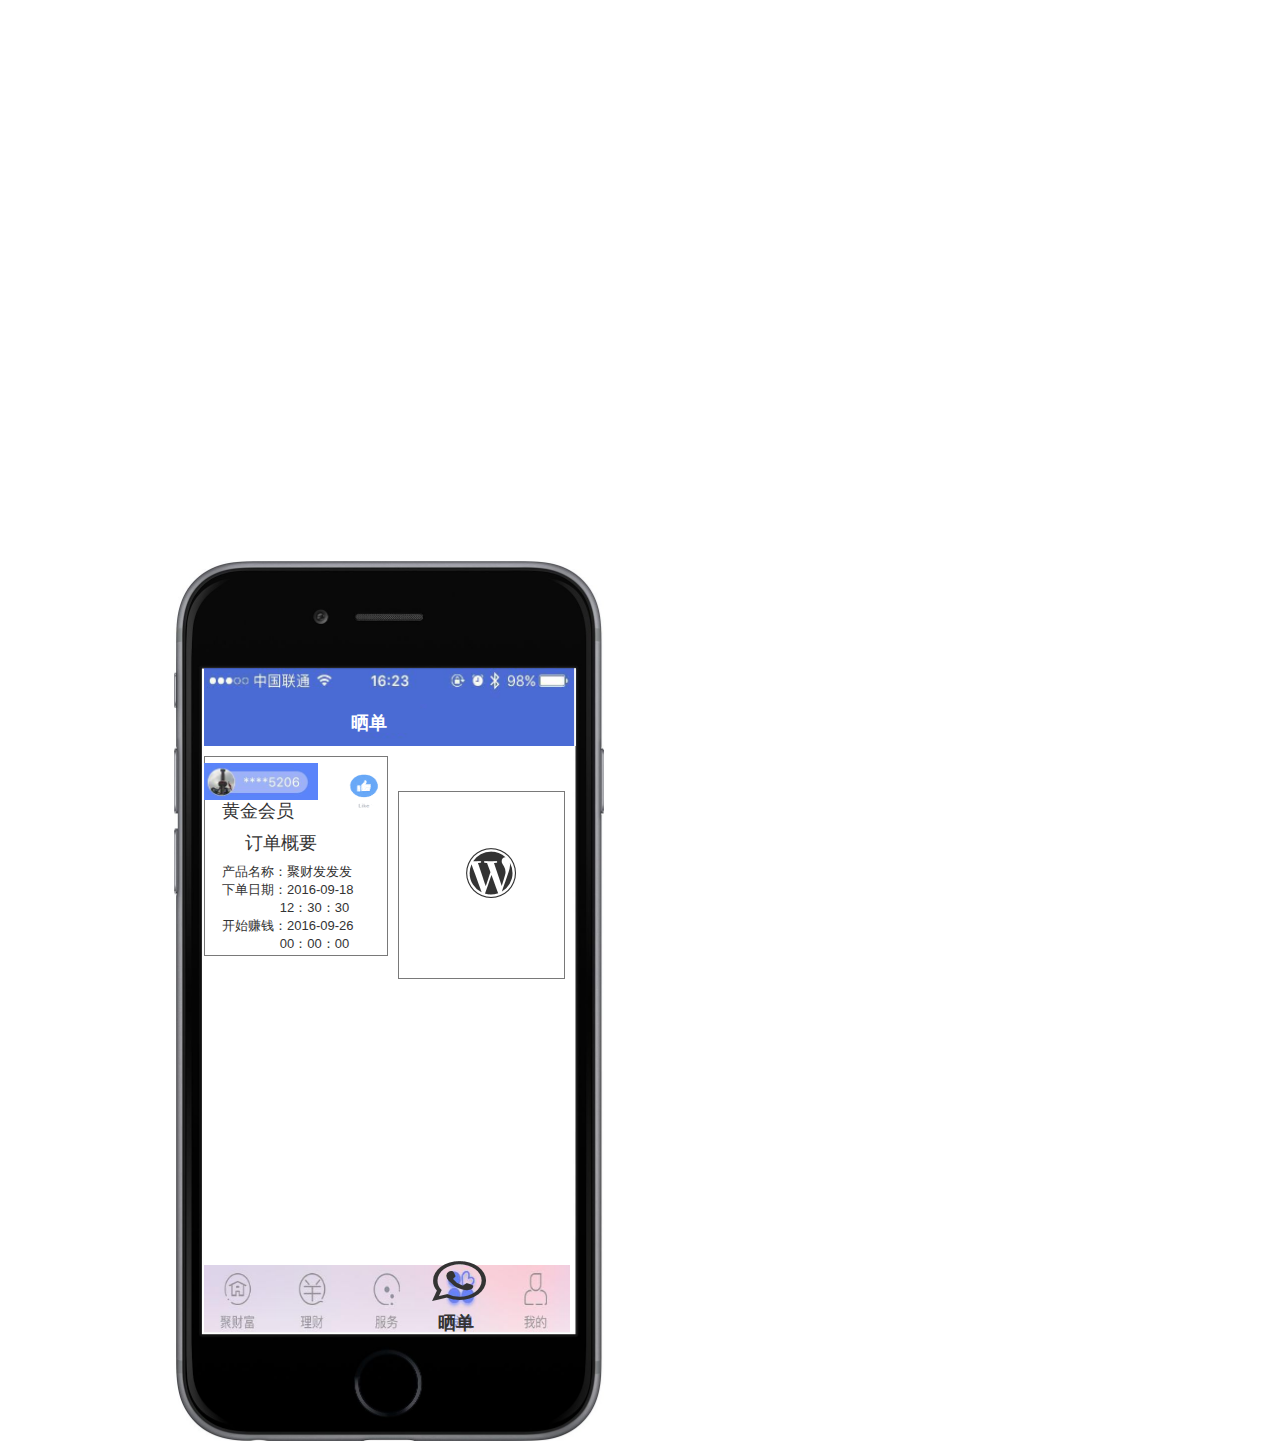
<file: index.html>
﻿<!DOCTYPE html>
<html>
  <head>
    <title>index</title>
    <meta http-equiv="X-UA-Compatible" content="IE=edge"/>
    <meta http-equiv="content-type" content="text/html; charset=utf-8"/>
    <meta name="apple-mobile-web-app-capable" content="yes"/>
    <link href="resources/css/jquery-ui-themes.css" type="text/css" rel="stylesheet"/>
    <link href="resources/css/axure_rp_page.css" type="text/css" rel="stylesheet"/>
    <link href="data/styles.css" type="text/css" rel="stylesheet"/>
    <link href="files/index/styles.css" type="text/css" rel="stylesheet"/>
    <script src="resources/scripts/jquery-1.7.1.min.js"></script>
    <script src="resources/scripts/jquery-ui-1.8.10.custom.min.js"></script>
    <script src="resources/scripts/axure/axQuery.js"></script>
    <script src="resources/scripts/axure/globals.js"></script>
    <script src="resources/scripts/axutils.js"></script>
    <script src="resources/scripts/axure/annotation.js"></script>
    <script src="resources/scripts/axure/axQuery.std.js"></script>
    <script src="resources/scripts/axure/doc.js"></script>
    <script src="data/document.js"></script>
    <script src="resources/scripts/messagecenter.js"></script>
    <script src="resources/scripts/axure/events.js"></script>
    <script src="resources/scripts/axure/recording.js"></script>
    <script src="resources/scripts/axure/action.js"></script>
    <script src="resources/scripts/axure/expr.js"></script>
    <script src="resources/scripts/axure/geometry.js"></script>
    <script src="resources/scripts/axure/flyout.js"></script>
    <script src="resources/scripts/axure/ie.js"></script>
    <script src="resources/scripts/axure/model.js"></script>
    <script src="resources/scripts/axure/repeater.js"></script>
    <script src="resources/scripts/axure/sto.js"></script>
    <script src="resources/scripts/axure/utils.temp.js"></script>
    <script src="resources/scripts/axure/variables.js"></script>
    <script src="resources/scripts/axure/drag.js"></script>
    <script src="resources/scripts/axure/move.js"></script>
    <script src="resources/scripts/axure/visibility.js"></script>
    <script src="resources/scripts/axure/style.js"></script>
    <script src="resources/scripts/axure/adaptive.js"></script>
    <script src="resources/scripts/axure/tree.js"></script>
    <script src="resources/scripts/axure/init.temp.js"></script>
    <script src="files/index/data.js"></script>
    <script src="resources/scripts/axure/legacy.js"></script>
    <script src="resources/scripts/axure/viewer.js"></script>
    <script src="resources/scripts/axure/math.js"></script>
    <script type="text/javascript">
      $axure.utils.getTransparentGifPath = function() { return 'resources/images/transparent.gif'; };
      $axure.utils.getOtherPath = function() { return 'resources/Other.html'; };
      $axure.utils.getReloadPath = function() { return 'resources/reload.html'; };
    </script>
  </head>
  <body>
    <div id="base" class="">

      <!-- Unnamed (图片) -->
      <div id="u0" class="ax_default _图片1">
        <img id="u0_img" class="img " src="images/index/u0.jpg"/>
        <!-- Unnamed () -->
        <div id="u1" class="text" style="display: none; visibility: hidden">
          <p><span></span></p>
        </div>
      </div>

      <!-- Unnamed (图片) -->
      <div id="u2" class="ax_default _图片">
        <img id="u2_img" class="img " src="images/index/u2.png"/>
        <!-- Unnamed () -->
        <div id="u3" class="text" style="display: none; visibility: hidden">
          <p><span></span></p>
        </div>
      </div>

      <!-- Unnamed (矩形) -->
      <div id="u4" class="ax_default _三级标题">
        <div id="u4_div" class=""></div>
        <!-- Unnamed () -->
        <div id="u5" class="text" style="visibility: visible;">
          <p><span>晒单</span></p>
        </div>
      </div>

      <!-- Unnamed (图片) -->
      <div id="u6" class="ax_default _图片">
        <img id="u6_img" class="img " src="images/index/u6.png"/>
        <!-- Unnamed () -->
        <div id="u7" class="text" style="display: none; visibility: hidden">
          <p><span></span></p>
        </div>
      </div>

      <!-- Unnamed (图片) -->
      <div id="u8" class="ax_default _图片">
        <img id="u8_img" class="img " src="images/index/u8.png"/>
        <!-- Unnamed () -->
        <div id="u9" class="text" style="display: none; visibility: hidden">
          <p><span></span></p>
        </div>
      </div>

      <!-- Unnamed (矩形) -->
      <div id="u10" class="ax_default _三级标题">
        <div id="u10_div" class=""></div>
        <!-- Unnamed () -->
        <div id="u11" class="text" style="visibility: visible;">
          <p><span>晒单</span></p>
        </div>
      </div>

      <!-- Unnamed (矩形) -->
      <div id="u12" class="ax_default box_1">
        <div id="u12_div" class=""></div>
        <!-- Unnamed () -->
        <div id="u13" class="text" style="display: none; visibility: hidden">
          <p><span></span></p>
        </div>
      </div>

      <!-- Unnamed (图片) -->
      <div id="u14" class="ax_default _图片">
        <img id="u14_img" class="img " src="images/index/u14.png"/>
        <!-- Unnamed () -->
        <div id="u15" class="text" style="display: none; visibility: hidden">
          <p><span></span></p>
        </div>
      </div>

      <!-- Unnamed (矩形) -->
      <div id="u16" class="ax_default _三级标题">
        <div id="u16_div" class=""></div>
        <!-- Unnamed () -->
        <div id="u17" class="text" style="visibility: visible;">
          <p><span>订单概要</span></p>
        </div>
      </div>

      <!-- Unnamed (矩形) -->
      <div id="u18" class="ax_default _文本段落">
        <div id="u18_div" class=""></div>
        <!-- Unnamed () -->
        <div id="u19" class="text" style="visibility: visible;">
          <p><span>产品名称：聚财发发发</span></p><p><span>下单日期：2016-09-18</span></p><p><span>&nbsp;&nbsp; &nbsp; &nbsp; &nbsp; &nbsp; &nbsp; &nbsp;&nbsp; 12：30：30</span></p><p><span>开始赚钱：2016-09-26</span></p><p><span>&nbsp;&nbsp; &nbsp; &nbsp; &nbsp; &nbsp; &nbsp; &nbsp;&nbsp; 00：00：00</span></p>
        </div>
      </div>

      <!-- Unnamed (图片) -->
      <div id="u20" class="ax_default _图片">
        <img id="u20_img" class="img " src="images/index/u20.png"/>
        <!-- Unnamed () -->
        <div id="u21" class="text" style="display: none; visibility: hidden">
          <p><span></span></p>
        </div>
      </div>

      <!-- Unnamed (矩形) -->
      <div id="u22" class="ax_default box_1">
        <div id="u22_div" class=""></div>
        <!-- Unnamed () -->
        <div id="u23" class="text" style="display: none; visibility: hidden">
          <p><span></span></p>
        </div>
      </div>

      <!-- Unnamed (矩形) -->
      <div id="u24" class="ax_default _三级标题">
        <div id="u24_div" class=""></div>
        <!-- Unnamed () -->
        <div id="u25" class="text" style="visibility: visible;">
          <p><span>黄金会员</span></p>
        </div>
      </div>

      <!-- Unnamed (形状) -->
      <div id="u26" class="ax_default icon">
        <img id="u26_img" class="img " src="images/index/u26.png"/>
        <!-- Unnamed () -->
        <div id="u27" class="text" style="display: none; visibility: hidden">
          <p><span></span></p>
        </div>
      </div>

      <!-- Unnamed (形状) -->
      <div id="u28" class="ax_default icon">
        <img id="u28_img" class="img " src="images/index/u28.png"/>
        <!-- Unnamed () -->
        <div id="u29" class="text" style="display: none; visibility: hidden">
          <p><span></span></p>
        </div>
      </div>
    </div>
  </body>
</html>
</file>
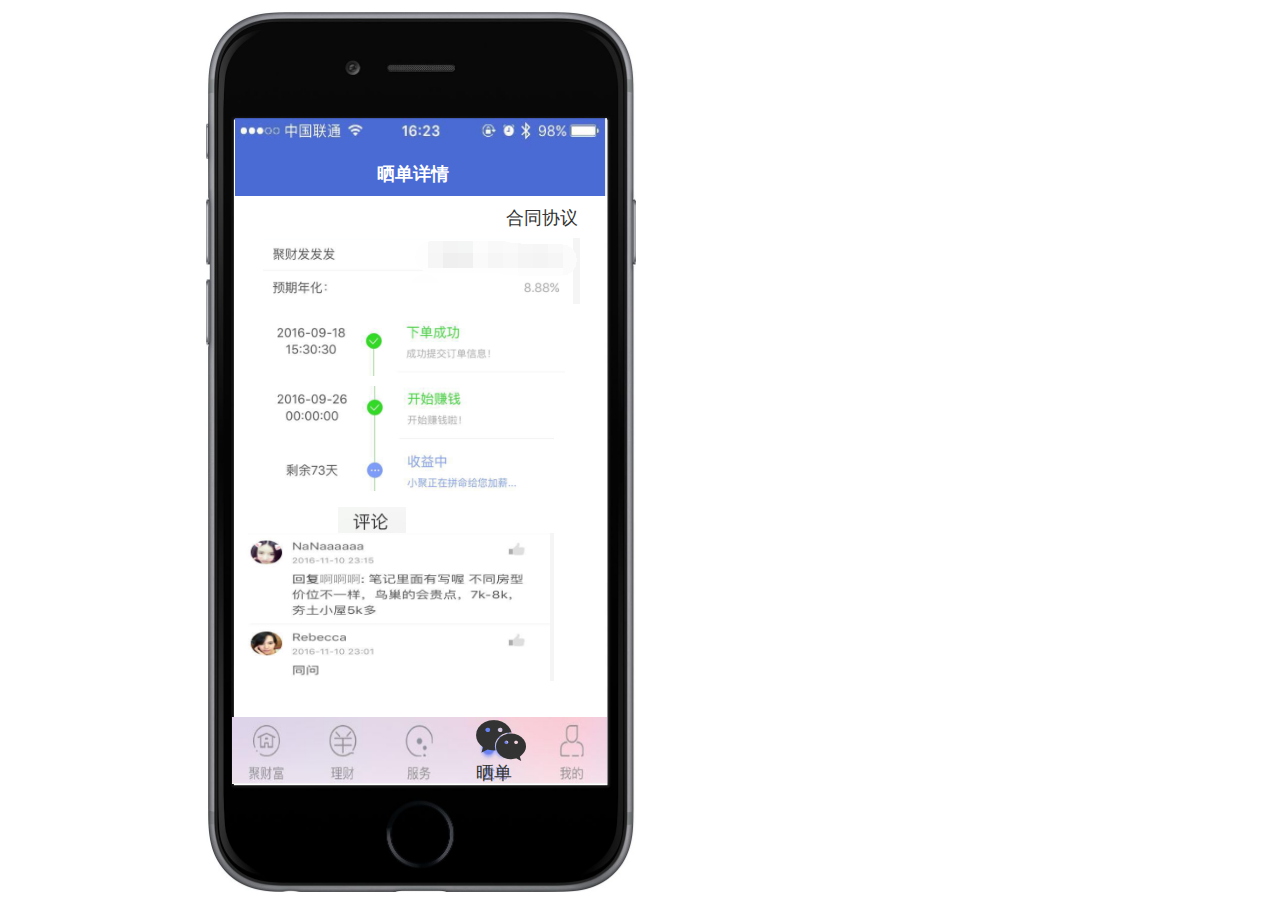
<file: page1.html>
﻿<!DOCTYPE html>
<html>
  <head>
    <title>page1</title>
    <meta http-equiv="X-UA-Compatible" content="IE=edge"/>
    <meta http-equiv="content-type" content="text/html; charset=utf-8"/>
    <meta name="apple-mobile-web-app-capable" content="yes"/>
    <link href="resources/css/jquery-ui-themes.css" type="text/css" rel="stylesheet"/>
    <link href="resources/css/axure_rp_page.css" type="text/css" rel="stylesheet"/>
    <link href="data/styles.css" type="text/css" rel="stylesheet"/>
    <link href="files/page1/styles.css" type="text/css" rel="stylesheet"/>
    <script src="resources/scripts/jquery-1.7.1.min.js"></script>
    <script src="resources/scripts/jquery-ui-1.8.10.custom.min.js"></script>
    <script src="resources/scripts/axure/axQuery.js"></script>
    <script src="resources/scripts/axure/globals.js"></script>
    <script src="resources/scripts/axutils.js"></script>
    <script src="resources/scripts/axure/annotation.js"></script>
    <script src="resources/scripts/axure/axQuery.std.js"></script>
    <script src="resources/scripts/axure/doc.js"></script>
    <script src="data/document.js"></script>
    <script src="resources/scripts/messagecenter.js"></script>
    <script src="resources/scripts/axure/events.js"></script>
    <script src="resources/scripts/axure/recording.js"></script>
    <script src="resources/scripts/axure/action.js"></script>
    <script src="resources/scripts/axure/expr.js"></script>
    <script src="resources/scripts/axure/geometry.js"></script>
    <script src="resources/scripts/axure/flyout.js"></script>
    <script src="resources/scripts/axure/ie.js"></script>
    <script src="resources/scripts/axure/model.js"></script>
    <script src="resources/scripts/axure/repeater.js"></script>
    <script src="resources/scripts/axure/sto.js"></script>
    <script src="resources/scripts/axure/utils.temp.js"></script>
    <script src="resources/scripts/axure/variables.js"></script>
    <script src="resources/scripts/axure/drag.js"></script>
    <script src="resources/scripts/axure/move.js"></script>
    <script src="resources/scripts/axure/visibility.js"></script>
    <script src="resources/scripts/axure/style.js"></script>
    <script src="resources/scripts/axure/adaptive.js"></script>
    <script src="resources/scripts/axure/tree.js"></script>
    <script src="resources/scripts/axure/init.temp.js"></script>
    <script src="files/page1/data.js"></script>
    <script src="resources/scripts/axure/legacy.js"></script>
    <script src="resources/scripts/axure/viewer.js"></script>
    <script src="resources/scripts/axure/math.js"></script>
    <script type="text/javascript">
      $axure.utils.getTransparentGifPath = function() { return 'resources/images/transparent.gif'; };
      $axure.utils.getOtherPath = function() { return 'resources/Other.html'; };
      $axure.utils.getReloadPath = function() { return 'resources/reload.html'; };
    </script>
  </head>
  <body>
    <div id="base" class="">

      <!-- Unnamed (图片) -->
      <div id="u30" class="ax_default _图片1">
        <img id="u30_img" class="img " src="images/index/u0.jpg"/>
        <!-- Unnamed () -->
        <div id="u31" class="text" style="display: none; visibility: hidden">
          <p><span></span></p>
        </div>
      </div>

      <!-- Unnamed (图片) -->
      <div id="u32" class="ax_default _图片">
        <img id="u32_img" class="img " src="images/index/u2.png"/>
        <!-- Unnamed () -->
        <div id="u33" class="text" style="display: none; visibility: hidden">
          <p><span></span></p>
        </div>
      </div>

      <!-- Unnamed (矩形) -->
      <div id="u34" class="ax_default _三级标题">
        <div id="u34_div" class=""></div>
        <!-- Unnamed () -->
        <div id="u35" class="text" style="visibility: visible;">
          <p><span>晒单</span></p>
        </div>
      </div>

      <!-- Unnamed (图片) -->
      <div id="u36" class="ax_default _图片">
        <img id="u36_img" class="img " src="images/index/u6.png"/>
        <!-- Unnamed () -->
        <div id="u37" class="text" style="display: none; visibility: hidden">
          <p><span></span></p>
        </div>
      </div>

      <!-- Unnamed (图片) -->
      <div id="u38" class="ax_default _图片">
        <img id="u38_img" class="img " src="images/page1/u38.png"/>
        <!-- Unnamed () -->
        <div id="u39" class="text" style="display: none; visibility: hidden">
          <p><span></span></p>
        </div>
      </div>

      <!-- Unnamed (矩形) -->
      <div id="u40" class="ax_default _三级标题">
        <div id="u40_div" class=""></div>
        <!-- Unnamed () -->
        <div id="u41" class="text" style="visibility: visible;">
          <p><span>晒单详情</span></p>
        </div>
      </div>

      <!-- Unnamed (矩形) -->
      <div id="u42" class="ax_default _三级标题">
        <div id="u42_div" class=""></div>
        <!-- Unnamed () -->
        <div id="u43" class="text" style="visibility: visible;">
          <p><span>合同协议</span></p>
        </div>
      </div>

      <!-- Unnamed (图片) -->
      <div id="u44" class="ax_default _图片">
        <img id="u44_img" class="img " src="images/page1/u44.png"/>
        <!-- Unnamed () -->
        <div id="u45" class="text" style="display: none; visibility: hidden">
          <p><span></span></p>
        </div>
      </div>

      <!-- Unnamed (图片) -->
      <div id="u46" class="ax_default _图片">
        <img id="u46_img" class="img " src="images/page1/u46.png"/>
        <!-- Unnamed () -->
        <div id="u47" class="text" style="display: none; visibility: hidden">
          <p><span></span></p>
        </div>
      </div>

      <!-- Unnamed (图片) -->
      <div id="u48" class="ax_default _图片">
        <img id="u48_img" class="img " src="images/page1/u48.png"/>
        <!-- Unnamed () -->
        <div id="u49" class="text" style="display: none; visibility: hidden">
          <p><span></span></p>
        </div>
      </div>

      <!-- Unnamed (图片) -->
      <div id="u50" class="ax_default _图片">
        <img id="u50_img" class="img " src="images/page1/u50.png"/>
        <!-- Unnamed () -->
        <div id="u51" class="text" style="display: none; visibility: hidden">
          <p><span></span></p>
        </div>
      </div>

      <!-- Unnamed (图片) -->
      <div id="u52" class="ax_default _图片">
        <img id="u52_img" class="img " src="images/page1/u52.png"/>
        <!-- Unnamed () -->
        <div id="u53" class="text" style="display: none; visibility: hidden">
          <p><span></span></p>
        </div>
      </div>

      <!-- Unnamed (形状) -->
      <div id="u54" class="ax_default icon">
        <img id="u54_img" class="img " src="images/page1/u54.png"/>
        <!-- Unnamed () -->
        <div id="u55" class="text" style="display: none; visibility: hidden">
          <p><span></span></p>
        </div>
      </div>
    </div>
  </body>
</html>
</file>
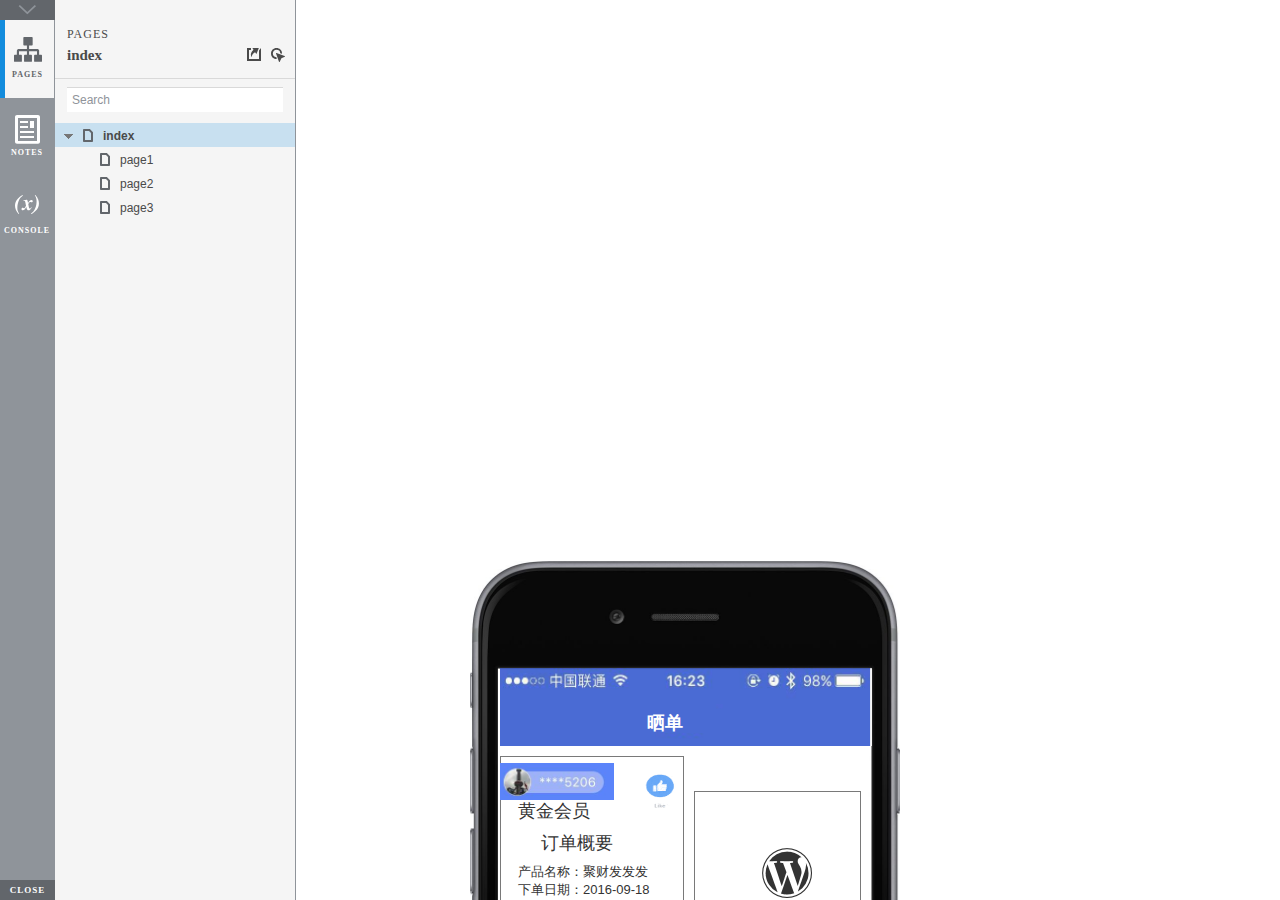
<file: start.html>
﻿<!DOCTYPE html>
<html xmlns="http://www.w3.org/1999/xhtml" xml:lang="en" lang="en">
<head>
    <title>Untitled Document</title>
    <meta http-equiv="X-UA-Compatible" content="IE=edge"/>
    <meta http-equiv="content-type" content="text/html; charset=utf-8" />
    <meta name="viewport" content="width=device-width, initial-scale=1.0" />
    <meta name="apple-mobile-web-app-capable" content="yes" />
    <link type="text/css" href="resources/css/reset.css" rel="Stylesheet" />
    <link type="text/css" href="resources/css/default.css" rel="Stylesheet" />
    <!--<link href='https://fonts.googleapis.com/css?family=Nunito:300' rel='stylesheet' type='text/css'>-->

    <script type="text/javascript">
        if (location.href.toString().indexOf('file://localhost/') == 0) {
            location.href = location.href.toString().replace('file://localhost/', 'file:///');
        }
    </script>

    <script type="text/javascript" src="resources/scripts/jquery-1.7.1.min.js"></script>
    <script type="text/javascript" src="resources/scripts/player/splitter.js"></script>
    <script type="text/javascript" src="resources/scripts/axutils.js"></script>
    <script type="text/javascript" src="resources/scripts/player/axplayer.js"></script>
    <script type="text/javascript" src="resources/scripts/messagecenter.js"></script>
    <script type="text/javascript" src="data/document.js"></script>
    <style type="text/css">

#outerContainer {
	width:1000px;
	height:1500px;
}

.vsplitbar {
    width: 3px;
    /*background: #B9B9B9;*/
    border-right: 1px solid #8f949a;
}

.vsplitbar:hover, .vsplitbar.active {
    background: #8f949a;
}

#rightPanel {
    background-color: White;
}

/*#leftPanel {
    min-width: 120px;
}*/

.splitterMask {
   position:absolute;
   top: 0;
   left: 0;
   width: 100%;
   height: 100%;
   overflow: hidden;
   background-image: url(resources/images/transparent.gif);
   z-index: 20000;
}

    </style>
    <script type="text/javascript" language="JavaScript"><!--
        var SITEMAP_COLLAPSE_VAR_NAME = 'c';
        var PLUGIN_VAR_NAME = 'g';
        var FOOTNOTES_VAR_NAME = 'fn';
        var ADAPTIVE_VIEW_VAR_NAME = 'view';
        var lastLeftPanelWidth = 295;
        var toolBarOnly = true;

        // isolate scope
        (function() {
            setUpController();
            
            var configuration = $axure.document.configuration;
            var _settings = {};
            _settings.projectId = configuration.prototypeId;
            _settings.isAxshare = configuration.isAxshare;
            _settings.loadFeedbackPlugin = configuration.loadFeedbackPlugin;
            var cHash = getHashStringVar(SITEMAP_COLLAPSE_VAR_NAME);
            _settings.startCollapsed = cHash == "1";
            if(cHash == "2") closePlayer();
            var gHash = getHashStringVar(PLUGIN_VAR_NAME);
            if(gHash == "") gHash = 1;
            _settings.startPluginGid = gHash;

            $axure.player.settings = _settings;

            $(window).bind('load', function() {
                if(CHROME_5_LOCAL && !$('body').attr('pluginDetected')) {
                    window.location = 'resources/chrome/chrome.html';
                }
            });

            $(document).ready(function() {
                $axure.page.bind('load.start', mainFrame_onload);
                $axure.messageCenter.addMessageListener(messageCenter_message);

                $(document).on('pluginShown', function (event, data) {
                    setVarInCurrentUrlHash('g', data ? data : '');
                });

                $(document).on('pluginCreated', function(event, data) {
                    if($axure.player.settings.startPluginGid == data) {
                        $axure.player.showPlugin(data);
                    }
                });

                if($axure.player.settings.loadFeedbackPlugin) {
                    if($axure.player.settings.isAxshare) {
                        $axure.utils.loadJS('/Scripts/plugins/feedback/feedback8.js');
                    } else {
                        $axure.utils.loadJS('http://share.axure.com/Scripts/plugins/feedback/feedback8.js');
                    }
                }

                if(navigator.userAgent.indexOf("MSIE") >= 0) $('#outerContainer').width('100%');
                initialize();
                if($axure.player.settings.startCollapsed) $('#outerContainer').splitter({ sizeLeft: 0 });
                else $('#outerContainer').splitter({ sizeLeft: lastLeftPanelWidth });
                $('#leftPanel').width(lastLeftPanelWidth);
                
                $(window).resize(function() { resizeContent(); });

                $('#maximizePanelContainer').hide();

                initializeLogo();

                $(window).resize();
                resizeContent();
                
                $axure.player.collapseToBar();

                if($axure.player.settings.startCollapsed) {
                    collapse();
                    $('#leftPanel').width(0);
                }

                if(MOBILE_DEVICE) {
                    $('#interfaceControlFrameMinimizeContainer').height('45px');
                    $('#interfaceControlFrameMinimizeContainer a').height('45px');
                    $('#interfaceControlFrameHeaderContainer').css('margin-top','45px');
                    $('#interfaceControlFrameCloseContainer a').css('padding','10px 0px');
                    $('#maximizePanelContainer').height('45px');//.css('top','inherit').css('bottom','0px');

                    $('body').removeClass('hashover');

                    if(IOS) {
                        $('#rightPanel').css('overflow', 'auto').css('-webkit-overflow-scrolling', 'touch').css('-ms-overflow-x', 'hidden');

                        window.addEventListener("orientationchange", function() {
                            var viewport = document.querySelector("meta[name=viewport]");
                            //so iOS doesn't zoom when switching back to portrait
                            viewport.setAttribute('content', 'width=device-width, initial-scale=1.0, maximum-scale=1.0');
                            viewport.setAttribute('content', 'width=device-width, initial-scale=1.0');
                            resizeContent();
                        }, false);

                        $axure.page.bind('load.start', function() {
                            resizeContent();
                        });
                    }
                }

            });

            function initialize() {
                var legacyQString = getQueryString("Page");
                if (legacyQString.length > 0) {
                    location.href = location.href.substring(0, location.href.indexOf("?")) + "#p=" + legacyQString;
                    return;
                }

                var mainFrame = document.getElementById("mainFrame");
                mainFrame.contentWindow.location.href = getInitialUrl();
            }

            function initializeLogo() {
                if($axure.document.configuration.logoImagePath) {
                    var image = new Image();
                    image.onload = function() {
                        $('#logoImage').css('max-width', this.width + 'px');
                        $axure.player.resizeContent();
                    };
                    image.src = $axure.document.configuration.logoImagePath;
                
                    $('#interfaceControlFrameLogoImageContainer').html('<img id="logoImage" src="" />');
                    $('#logoImage').attr('src', $axure.document.configuration.logoImagePath).load(function() { resizeContent(); });
                } else $('#interfaceControlFrameLogoImageContainer').hide();

                if ($axure.document.configuration.logoImageCaption) {
                    $('#interfaceControlFrameLogoCaptionContainer').html($axure.document.configuration.logoImageCaption);
                } else $('#interfaceControlFrameLogoCaptionContainer').hide();

                if(!$('#interfaceControlFrameLogoImageContainer').is(':visible') && !$('#interfaceControlFrameLogoCaptionContainer').is(':visible')) {
                    $('#interfaceControlFrameLogoContainer').hide();
                }
            }

            var resizeContent = $axure.player.resizeContent = function() {
                var newHeight = $(window).height();
                var newWidth = $(window).width();

                var controlContainerHeight = newHeight;// - 30;
                if($('#interfaceControlFrameLogoContainer').is(':visible')) controlContainerHeight -= $('#interfaceControlFrameLogoContainer').outerHeight();// + 16;

                $('#outerContainer').height(newHeight).width(newWidth);
                $('.vsplitbar').height(newHeight);
                $('#leftPanel').height(newHeight);
                $('#interfaceControlFrame').height(newHeight);
                $('#interfaceControlFrameContainer').height(newHeight);
                $('#interfaceControlFrameHostContainer').height(controlContainerHeight);

                $('#rightPanel').height(newHeight);
                $('#mainFrame').height(newHeight);

                if($('#leftPanel').is(':visible')) $('#rightPanel').width($(window).width() - $('#leftPanel').width() - 1);// $('.vsplitbar').width());
                else $('#rightPanel').width($(window).width());

                $(document).trigger('ContainerHeightChange',[controlContainerHeight]);

                if(MOBILE_DEVICE) {
                    if(!(getHashStringVar(ADAPTIVE_VIEW_VAR_NAME).length > 0)) $axure.messageCenter.postMessage('setAdaptiveViewForSize', {'width':newWidth, 'height':$('#rightPanel').height()});
                }
            }

            var collapseToBar = $axure.player.collapseToBar = function() {
                lastLeftPanelWidth = $('#leftPanel').width();
                $('#leftPanel').width('55px');
                $('.vsplitbar').hide();
                $('#rightPanel').width($(window).width() - $('#leftPanel').width());
                $(window).resize();
                $('#outerContainer').trigger('resize');
                toolBarOnly = true;
            }

            var expandFromBar = $axure.player.expandFromBar = function() {
                if($('.vsplitbar').is(':visible')) return;

                $('#leftPanel').width(lastLeftPanelWidth);
                $('.vsplitbar').show();
                $('#rightPanel').width($(window).width() - $('#leftPanel').width() - 1);// $('.vsplitbar').width());
                $(window).resize();
                $('#outerContainer').trigger('resize');
                toolBarOnly = false;
            }

        })();

        function messageCenter_message(message, data) {
            if(message == 'expandFrame') expand();
            else if(message == 'getCollapseFrameOnLoad' && $axure.player.settings.startCollapsed && !MOBILE_DEVICE) $axure.messageCenter.postMessage('collapseFrameOnLoad');
        }

        
        function getInitialUrl() {
            var pageName = getHashStringVar("p");
            if(pageName.length > 0) return pageName + ".html";
            else {
                var url = getFirstPageUrl($axure.document.sitemap.rootNodes);
                return (url ? url : "about:blank");
            }
        }

        function getFirstPageUrl(nodes) {
            for (var i = 0; i < nodes.length; i++) {
                var node = nodes[i];
                if (node.url) return node.url;
                else {
                    var hasChildren = (node.children && node.children.length > 0);
                    if (hasChildren) {
                        var url = getFirstPageUrl(node.children);
                        if (url) return url;
                    }
                }
            }
            return null;
        }

        function closePlayer() {
            if($axure.page.location) window.location.href = $axure.page.location;
            else {
                var pageFile = getInitialUrl();
                var currentLocation = window.location.toString();
                window.location.href = currentLocation.substr(0, currentLocation.lastIndexOf("/") + 1) + pageFile;
            }
        }

        function replaceHash(newHash) {
            var currentLocWithoutHash = window.location.toString().split('#')[0];

            //We use replace so that every hash change doesn't get appended to the history stack.
            //We use replaceState in browsers that support it, else replace the location
            if(typeof window.history.replaceState != 'undefined') {
                try {
                    //Chrome 45 (Version 45.0.2454.85 m) started throwing an error here when generated locally (this only happens with sitemap open) which broke all interactions.
                    //try catch breaks the url adjusting nicely when the sitemap is open, but all interactions and forward and back buttons work.
                    //Uncaught SecurityError: Failed to execute 'replaceState' on 'History': A history state object with URL 'file:///C:/Users/Ian/Documents/Axure/HTML/Untitled/start.html#p=home' cannot be created in a document with origin 'null'.
                    window.history.replaceState(null, null, currentLocWithoutHash + newHash);
                } catch(ex) {}
            } else {
                window.location.replace(currentLocWithoutHash + newHash);
            }
        }

        function collapse() {
            setVarInCurrentUrlHash('c', 1);
            if(!toolBarOnly) lastLeftPanelWidth = $('#leftPanel').width();

            $('#maximizePanelContainer').show();
            $('#leftPanel').hide();
            $('.vsplitbar').hide();
            $('#rightPanel').width($(window).width());
            $(window).resize();
            $('#outerContainer').trigger('resize');

            $(document).trigger('sidebarCollapse');

            if(MOBILE_DEVICE) {
                $('#maximizePanelContainer').animate({
                    top:$('#rightPanel').height() - $('#maximizePanelContainer').height()
                }, 300, 'swing', function() {
                    $('#maximizePanelContainer').css('top', 'inherit').css('bottom', '0px');
                });
            }
        }

        function expand() {
            if(MOBILE_DEVICE) {
                $('#maximizePanelContainer').css('top', '0px').css('bottom', 'inherit');
            }

            deleteVarFromCurrentUrlHash('c');
            $('#maximizePanelContainer').hide();
            $('#leftPanel').width(lastLeftPanelWidth);
            $('#leftPanel').show();
            if(!toolBarOnly) {
                $('.vsplitbar').show();
                $('#rightPanel').width($(window).width() - $('#leftPanel').width() - 1);
            } else {
                $axure.player.collapseToBar();
            }
            $(window).resize();
            $('#outerContainer').trigger('resize');

            $(document).trigger('sidebarExpanded');
        }


        function mainFrame_onload() {
            if($axure.page.pageName) document.title = $axure.page.pageName;
        }

        function getQueryString(query) {
            var qstring = self.location.href.split("?");
            if(qstring.length < 2) return "";
            return GetParameter(qstring, query);
        }
        
        function GetParameter(qstring, query) {
            var prms = qstring[1].split("&");
            var frmelements = new Array();
            var currprmeter, querystr = "";

            for(var i = 0; i < prms.length; i++) {
                currprmeter = prms[i].split("=");
                frmelements[i] = new Array();
                frmelements[i][0] = currprmeter[0];
                frmelements[i][1] = currprmeter[1];
            }

            for(j = 0; j < frmelements.length; j++) {
                if(frmelements[j][0].toLowerCase() == query.toLowerCase()) {
                    querystr = frmelements[j][1];
                    break;
                }
            }
            return querystr;
        }
        
        function getHashStringVar(query) {
            var qstring = self.location.href.split("#");
            if(qstring.length < 2) return "";
            return GetParameter(qstring, query);
        }

        function setHashStringVar(currentHash, varName, varVal) {
            var varWithEqual = varName + '=';
            var poundVarWithEqual = varVal === '' ? '' :  '#' + varName + '=' + varVal;
            var ampVarWithEqual = varVal === '' ? '' :  '&' + varName + '=' + varVal;
            var hashToSet = '';

            var pageIndex = currentHash.indexOf('#' + varWithEqual);
            if(pageIndex == -1) pageIndex = currentHash.indexOf('&' + varWithEqual);
            if(pageIndex != -1) {
                var newHash = currentHash.substring(0, pageIndex);

                newHash = newHash == '' ? poundVarWithEqual : newHash + ampVarWithEqual;

                var ampIndex = currentHash.indexOf('&', pageIndex + 1);
                if(ampIndex != -1) {
                    newHash = newHash == '' ? '#' + currentHash.substring(ampIndex + 1) : newHash + currentHash.substring(ampIndex);
                }
                hashToSet = newHash;
            } else if(currentHash.indexOf('#') != -1) {
                hashToSet = currentHash + ampVarWithEqual;
            } else {
                hashToSet = poundVarWithEqual;
            }

            if(hashToSet != '' || varVal == '') {
                return hashToSet;
            }

            return null;
        }

        function setVarInCurrentUrlHash(varName, varVal) {
            var newHash = setHashStringVar(window.location.hash, varName, varVal);

            if(newHash != null) {
                replaceHash(newHash);
            }
        }

        function deleteHashStringVar(currentHash, varName) {
            var varWithEqual = varName + '=';

            var pageIndex = currentHash.indexOf('#' + varWithEqual);
            if(pageIndex == -1) pageIndex = currentHash.indexOf('&' + varWithEqual);
            if(pageIndex != -1) {
                var newHash = currentHash.substring(0, pageIndex);

                var ampIndex = currentHash.indexOf('&', pageIndex + 1);

                //IF begin of string....if none blank, ELSE # instead of & and rest
                //IF in string....prefix + if none blank, ELSE &-rest
                if(newHash == '') { //beginning of string
                    newHash = ampIndex != -1 ? '#' + currentHash.substring(ampIndex + 1) : '';
                } else { //somewhere in the middle
                    newHash = newHash + (ampIndex != -1 ? currentHash.substring(ampIndex) : '');
                }

                return newHash;
            }

            return null;
        }

        function deleteVarFromCurrentUrlHash(varName) {
            var newHash = deleteHashStringVar(window.location.hash, varName);

            if(newHash != null) {
                replaceHash(newHash);
            }
        }
    --></script>

    <link type="text/css" rel="Stylesheet" href="plugins/sitemap/styles/sitemap.css" />
    <script type="text/javascript" src="plugins/sitemap/sitemap.js"></script>
    <link type="text/css" rel="Stylesheet" href="plugins/page_notes/styles/page_notes.css" />
    <script type="text/javascript" src="plugins/page_notes/page_notes.js"></script>
    <!--<link type="text/css" rel="Stylesheet" href="plugins/recordplay/styles/recordplay.css" />
    <script type="text/javascript" src="plugins/recordplay/recordplay.js"></script>-->
    <link type="text/css" rel="Stylesheet" href="plugins/debug/styles/debug.css" />
    <script type="text/javascript" src="plugins/debug/debug.js"></script>

</head>
<body scroll="no" class="hashover">
    <div id="outerContainer">

        <div id="leftPanel">
            <div id="interfaceControlFrame">
                <div id="interfaceControlFrameMinimizeContainer">
                    <a title="Collapse" id="interfaceControlFrameMinimizeButton" onclick="collapse();">&nbsp;</a>
                </div>
                <div id="interfaceControlFrameHeaderContainer">
                    <ul id="interfaceControlFrameHeader"></ul>
                </div>
                <div id="interfaceControlFrameContainer">
                    <div id="interfaceControlFrameLogoContainer">
                        <div id="interfaceControlFrameLogoImageContainer"></div>
                        <div id="interfaceControlFrameLogoCaptionContainer"></div>
                    </div>
                    <div id="interfaceControlFrameHostContainer">
                    </div>
                </div>
                <div id="interfaceControlFrameCloseContainer">
                    <a title="Close" id="interfaceControlFrameCloseButton" onclick="closePlayer();">CLOSE</a>
                </div>
            </div>
        </div>
        <div id="rightPanel">
            <iframe id="mainFrame" name="mainFrame" width="100%" height="100%" src="" frameborder="0" style="display: block;"></iframe>
        </div>

    </div>

    <div id="maximizePanelContainer">
        <iframe id="expandFrame" src="resources/expand.html" width="100%" height="100%" scrolling="no" allowtransparency="true" frameborder="0"></iframe>
    </div>

</body>
</html>
</file>
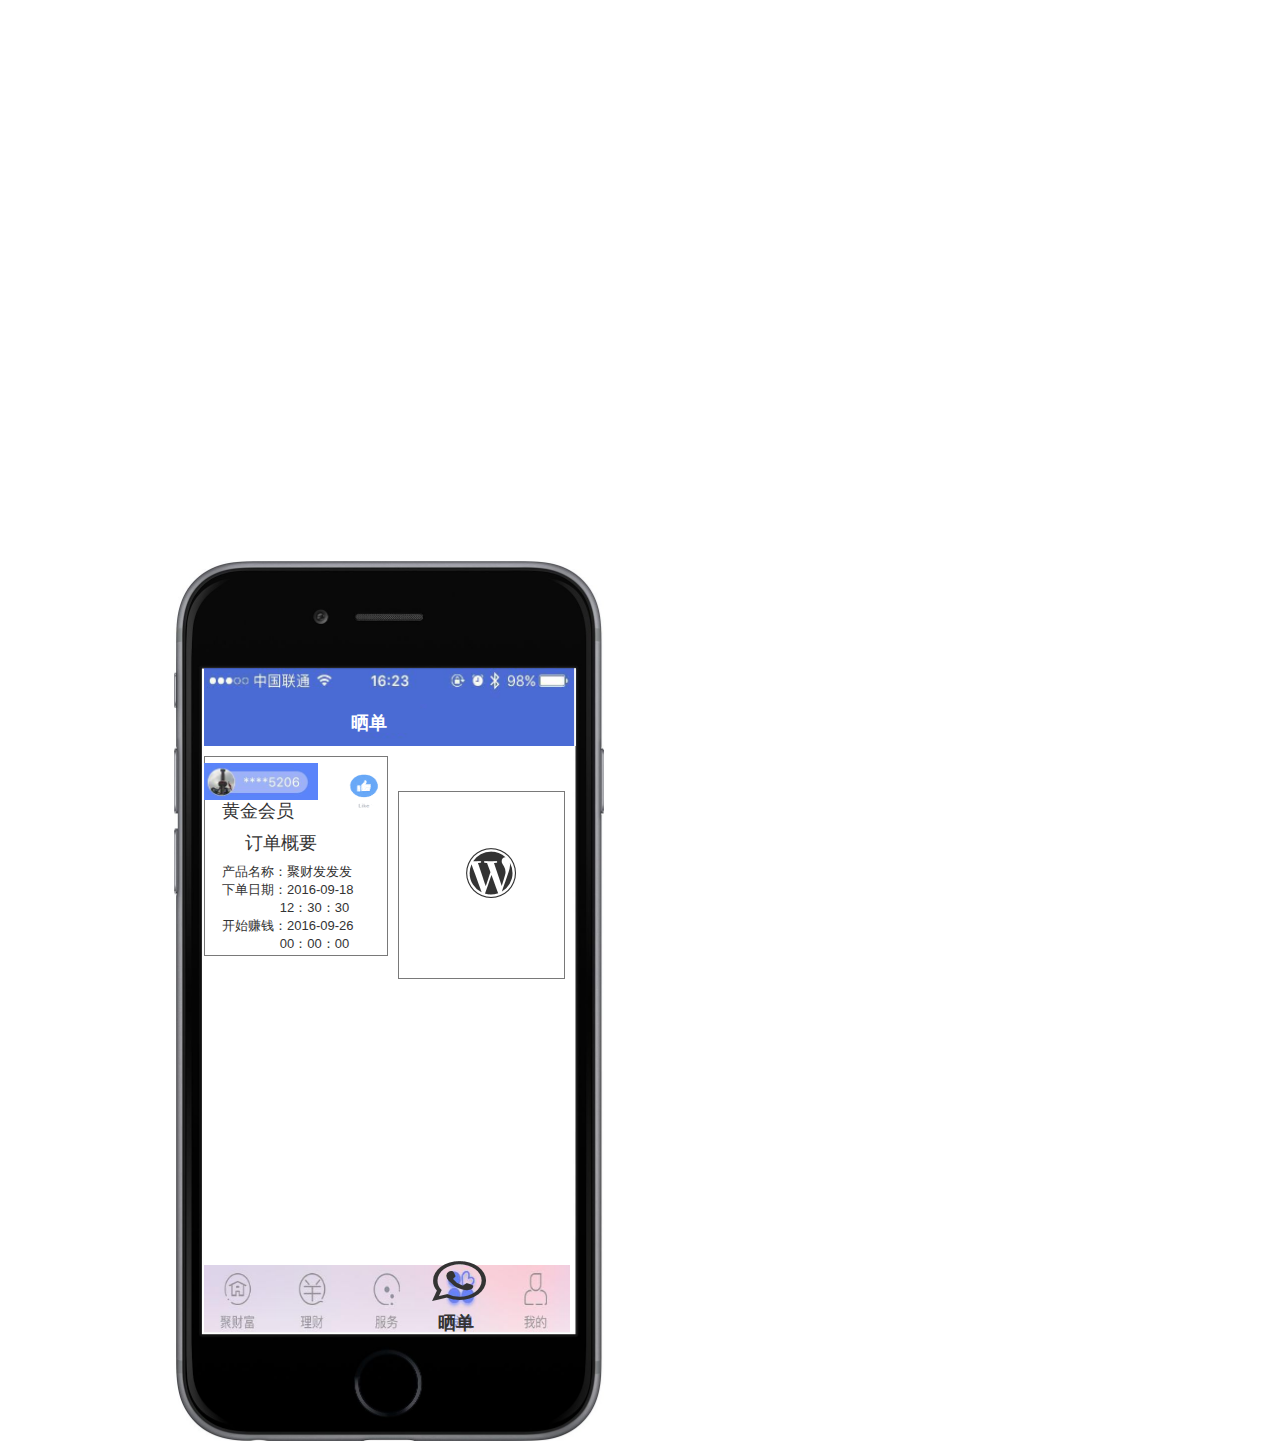
<file: resources/reload.html>
﻿<html>
	<head>
		<title></title>
	</head>
	<body>
	
	<script language="javascript">
	function getUrl() {
      var query = window.location.hash.substring(1);
      var vars = query.split("&&&");
      for (var i=0;i<vars.length;i++) {
        var url = vars[i];
        return decodeURI(url).replace("html%23","html#");
      } 
    }

    var rel = '../';
    var url = getUrl();
    if (url.indexOf(":") > 0 && url.indexOf(":") < 10) rel = '';
	self.location.href = rel + url;
	</script>
	
	</body>
</html>
</file>
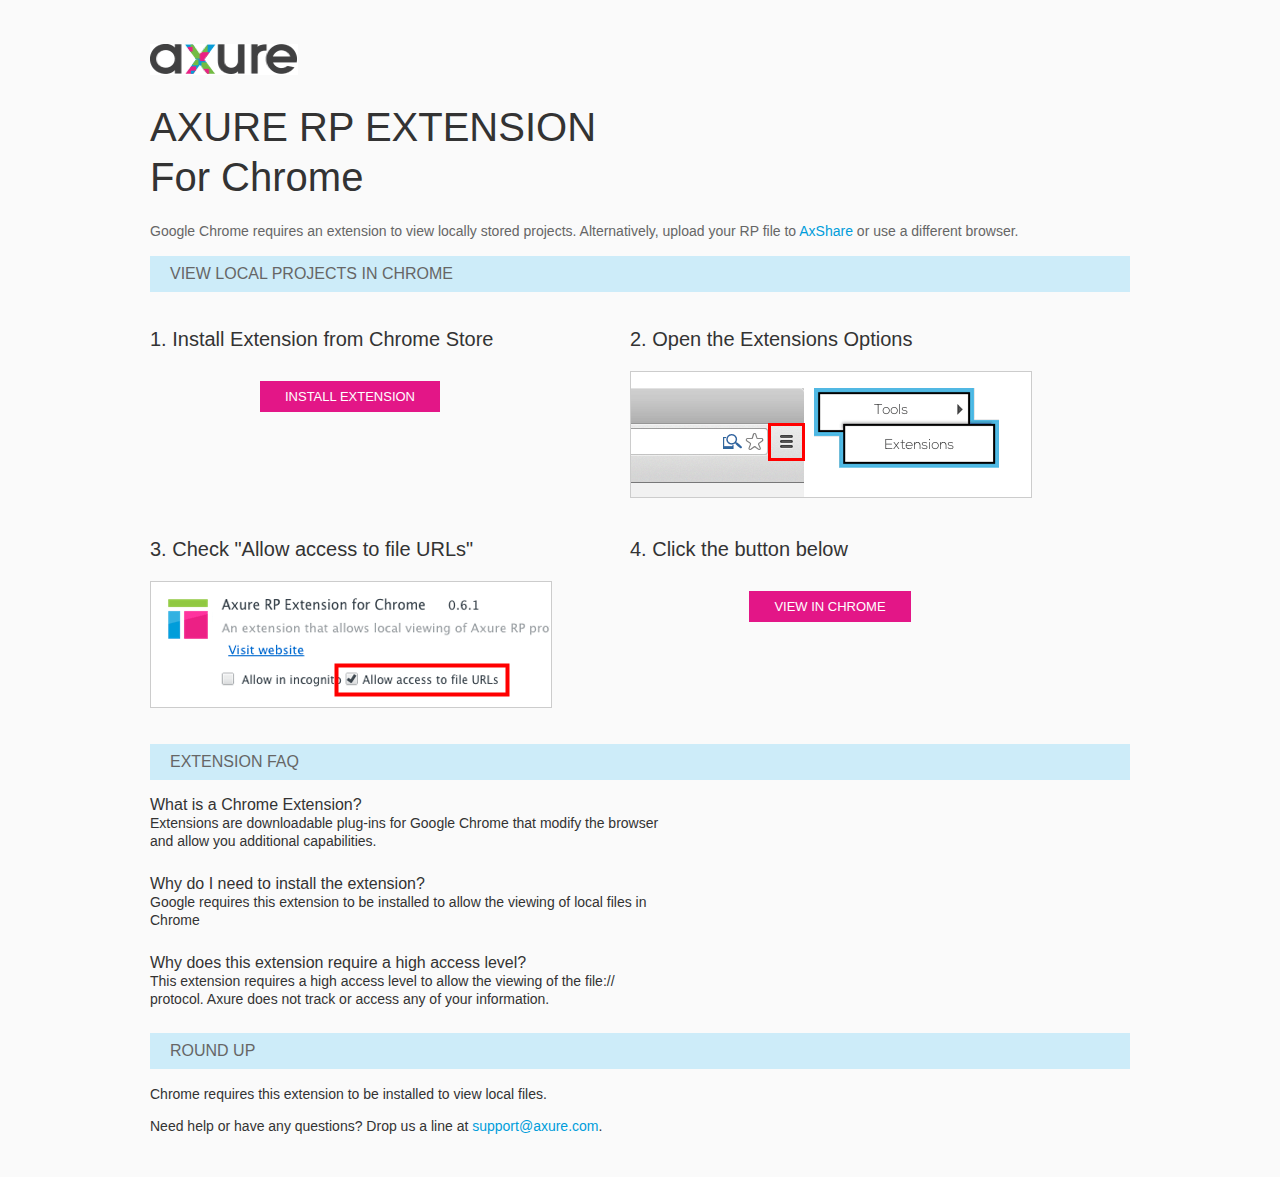
<file: resources/chrome/chrome.html>
<html>
<head>
    <title>Install the Axure RP Chrome Extension</title>
    <style type="text/css">
        *
        {
            font-family: Helvetica, Arial, sans-serif;
        }
        body
        {
            text-align: center;
            background-color: #fafafa;
        }
        p
        {
            font-size: 14px;
            line-height: 18px;
            color: #333333;
        }
        div.container
        {
            width: 980px;
            margin-left: auto;
            margin-right: auto;
            text-align: left;
        }
        a
        {
            text-decoration: none;
            color: #009dda;
        }
        .button
        {
            background: #E31687;
            font: normal 16px Arial, sans-serif;
            color: #FFFFFF;
            padding: 8px 25px 8px 25px;
            border: 0;
            display: inline-block;
            margin-top: 10px;
            text-transform: uppercase;
            font-size: 13px;
        }
        a:hover.button
        {
            opacity: .8;
        }
        div.left
        {
            width: 400px;
            float: left;
            margin-right: 80px;
        }
        div.right
        {
            width: 400px;
            float: left;
        }
        div.buttonContainer
        {
            text-align: center;
        }
        h1
        {
            font-size: 40px;
            color: #333333;
            line-height: 50px;
            margin-bottom: 20px;
            font-weight: normal;
        }
        h2
        {
            font-size: 38px;
            font-weight: normal;
            color: #08639C;
            text-align: center;
        }
        h3
        {
            font-size: 20px;
            color: #333333;
            font-weight: normal;
        }
        .heading
        {
            background-color: #cdecf9;
            height: 36px;
            line-height: 36px;
            padding-left: 20px;
            font-size: 16px;
            color: #666666;
        }
        span.faq
        {
            font-size: 16px;
            font-weight: normal;
            color: #333333;
            display: block;
        }
    </style>
</head>
<body>
    <div class="container">
        <br />
        <br />
        <img src="axure_logo.gif" alt="axure" />
        <br />
        <h1>
            AXURE RP EXTENSION<br />
            For Chrome</h1>
        <p style="font-size: 14px; color: #666666; margin-top: 10px;">
            Google Chrome requires an extension to view locally stored projects. Alternatively,
            upload your RP file to <a href="https://share.axure.com">AxShare</a> or use a different
            browser.</p>
        <h3 class="heading">
            VIEW LOCAL PROJECTS IN CHROME</h3>
        <div class="left">
            <h3>
                1. Install Extension from Chrome Store</h3>
            <div class="buttonContainer">
                <a class="button" href="https://chrome.google.com/webstore/detail/dogkpdfcklifaemcdfbildhcofnopogp"
                    target="_blank">Install Extension</a>
            </div>
        </div>
        <div class="right">
            <h3>
                2. Open the Extensions Options</h3>
            <img src="extensions_menu.gif" alt="extensions" />
        </div>
        <div style="clear: both; height: 20px;">
            &nbsp;</div>
        <div class="left">
            <h3>
                3. Check "Allow access to file URLs"</h3>
            <img src="allow_access.gif" alt="allow access" />
        </div>
        <div class="right">
            <h3>
                4. Click the button below</h3>
            <div class="buttonContainer">
                <a class="button" href="../../start.html">View in Chrome</a>
            </div>
        </div>
        <div style="clear: both; height: 20px;">
        </div>
        <h3 class="heading">
            EXTENSION FAQ</h3>
        <p>
            <span class="faq">What is a Chrome Extension?</span> Extensions are downloadable
            plug-ins for Google Chrome that modify the browser<br />
            and allow you additional capabilities.
        </p>
        <p style="margin-top: 25px;">
            <span class="faq">Why do I need to install the extension?</span> Google requires
            this extension to be installed to allow the viewing of local files in<br />
            Chrome
        </p>
        <p style="margin-top: 25px; margin-bottom: 25px;">
            <span class="faq">Why does this extension require a high access level?</span> This
            extension requires a high access level to allow the viewing of the file://<br />
            protocol. Axure does not track or access any of your information.
        </p>
        <h3 class="heading">
            ROUND UP</h3>
        <p>
            Chrome requires this extension to be installed to view local files.</p>
        <p>
            Need help or have any questions? Drop us a line at <a href="mailto:support@axure.com">
                support@axure.com</a>.
        </p>
        <div style="clear: both; height: 20px;">
        </div>
    </div>
</body>
</html>
</file>
<file: resources/css/axure_rp_page.css>
﻿/* so the window resize fires within a frame in IE7 */
html, body {
    height: 100%;
}

a {
    color: inherit;
}

p {
    margin: 0px;
    text-rendering: optimizeLegibility;
    font-feature-settings: "kern" 1;
    -webkit-font-feature-settings: "kern";
    -moz-font-feature-settings: "kern";
    -moz-font-feature-settings: "kern=1";
    font-kerning: normal;
}

iframe {
    background: #FFFFFF;
}

/* to match IE with C, FF */
input {
    padding: 1px 0px 1px 0px;
    box-sizing: border-box;
    -moz-box-sizing: border-box;
}

textarea {
    margin: 0px;
    box-sizing: border-box;
    -moz-box-sizing: border-box;
}

div.intcases {
    font-family: arial; 
    font-size: 12px;
    text-align:left; 
    border:1px solid #AAA; 
    background:#FFF none repeat scroll 0% 0%; 
    z-index:9999; 
    visibility:hidden; 
    position:absolute;
    padding: 0px;
    border-radius: 3px;
    white-space: nowrap;
}

div.intcaselink {
    cursor: pointer;
    padding: 3px 8px 3px 8px;
    margin: 5px;
    background:#EEE none repeat scroll 0% 0%; 
    border:1px solid #AAA;
    border-radius: 3px;
}

div.refpageimage {
    position: absolute;
    left: 0px;
    top: 0px;
    font-size: 0px;
    width: 16px;
    height: 16px;
    cursor: pointer;
    background-image: url(images/newwindow.gif);
    background-repeat: no-repeat;
}

div.annnoteimage {
    position: absolute;
    left: 0px;
    top: 0px;
    font-size: 0px;
    /*width: 16px;
    height: 12px;*/
    cursor: help;
    /*background-image: url(images/note.gif);*/
    /*background-repeat: no-repeat;*/
    width: 13px;
    height: 12px;
    padding-top: 1px;
    text-align: center;
    background-color: #138CDD;
    -moz-box-shadow: 1px 1px 3px #aaa;
    -webkit-box-shadow: 1px 1px 3px #aaa;
    box-shadow: 1px 1px 3px #aaa;
}

div.annnoteline {
    display: inline-block;
    width: 9px;
    height: 1px;
    border-bottom: 1px solid white;
    margin-top: 1px;
}

div.annnotelabel {
    position: absolute;
    left: 0px;
    top: 0px;
    font-family: Helvetica,Arial;
    font-size: 10px;
    /*border: 1px solid rgb(166,221,242);*/
    cursor: help;
    /*background:rgb(0,157,217) none repeat scroll 0% 0%;*/ 
    padding: 1px 3px 1px 3px;
    white-space: nowrap;
    color: white;
    
    background-color: #138CDD;
    -moz-box-shadow: 1px 1px 3px #aaa;
    -webkit-box-shadow: 1px 1px 3px #aaa;
    box-shadow: 1px 1px 3px #aaa;
}

.annotation {
    font-size: 12px;
    padding-left: 2px;
    margin-bottom: 5px;
}

.annotationName {
    /*font-size: 13px;
    font-weight: bold;
    margin-bottom: 3px;
    white-space: nowrap;*/

    font-family: 'Trebuchet MS';
    font-size: 14px;
    font-weight: bold;
    margin-bottom: 5px;
    white-space: nowrap;
}

.annotationValue {
    font-family: Arial, Helvetica, Sans-Serif;
    font-size: 12px;
    color: #4a4a4a;
    line-height: 21px;
    margin-bottom: 20px;
}

.noteLink {
    text-decoration: inherit;
    color: inherit;
}

.noteLink:hover {
    background-color: white;
}

/* this is a fix for the issue where dialogs jump around and takes the text-align from the body */
.dialogFix {
    position:absolute;
    text-align:left;
    border: 1px solid #8f949a;
}


@keyframes pulsate {
  from {
    box-shadow: 0 0 10px #15d6ba;
  }
  to {
    box-shadow: 0 0 20px #15d6ba;
  }
}

@-webkit-keyframes pulsate {
  from {
    -webkit-box-shadow: 0 0 10px #15d6ba;
    box-shadow: 0 0 10px #15d6ba;
  }
  to {
    -webkit-box-shadow: 0 0 20px #15d6ba;
    box-shadow: 0 0 20px #15d6ba;
  }
}
 
@-moz-keyframes pulsate {
  from {
    -moz-box-shadow: 0 0 10px #15d6ba;
    box-shadow: 0 0 10px #15d6ba;
  }
  to {
    -moz-box-shadow: 0 0 20px #15d6ba;
    box-shadow: 0 0 20px #15d6ba;
  }
}

.legacyPulsateBorder {
    /*border: 5px solid #15d6ba;
    margin: -5px;*/
    -moz-box-shadow: 0 0 10px 3px #15d6ba;
    box-shadow: 0 0 10px 3px #15d6ba;
}

.pulsateBorder {
  animation-name: pulsate;
  animation-timing-function: ease-in-out;
  animation-duration: 0.9s;
  animation-iteration-count: infinite;
  animation-direction: alternate;
  
  -webkit-animation-name: pulsate;
  -webkit-animation-timing-function: ease-in-out;
  -webkit-animation-duration: 0.9s;
  -webkit-animation-iteration-count: infinite;
  -webkit-animation-direction: alternate;

  -moz-animation-name: pulsate;
  -moz-animation-timing-function: ease-in-out;
  -moz-animation-duration: 0.9s;
  -moz-animation-iteration-count: infinite;
  -moz-animation-direction: alternate;
}

.ax_default_hidden, .ax_default_unplaced{
    display: none;
    visibility: hidden;
}

.widgetNoteSelected {
    -moz-box-shadow: 0 0 10px 3px #138CDD;
    box-shadow: 0 0 10px 3px #138CDD;
    /*-moz-box-shadow: 0 0 20px #3915d6;
    box-shadow: 0 0 20px #3915d6;*/
    /*border: 3px solid #3915d6;*/
    /*margin: -3px;*/
}


.singleImg {
    display: none;
    visibility: hidden;
}
</file>
<file: data/styles.css>
﻿.ax_default {
  font-family:'Arial Normal', 'Arial';
  font-weight:400;
  font-style:normal;
  font-size:13px;
  color:#333333;
  text-align:center;
  line-height:normal;
}
.box_1 {
}
._图片 {
}
._一级标题 {
  font-family:'Arial Normal', 'Arial';
  font-weight:bold;
  font-size:32px;
  text-align:left;
}
._二级标题 {
  font-family:'Arial Normal', 'Arial';
  font-weight:bold;
  font-size:24px;
  text-align:left;
}
._三级标题 {
  font-family:'Arial Normal', 'Arial';
  font-weight:bold;
  font-size:18px;
  text-align:left;
}
._四级标题 {
  font-family:'Arial Normal', 'Arial';
  font-weight:bold;
  font-size:14px;
  text-align:left;
}
._五级标题 {
  font-family:'Arial Normal', 'Arial';
  font-weight:bold;
  text-align:left;
}
._六级标题 {
  font-family:'Arial Normal', 'Arial';
  font-weight:bold;
  font-size:10px;
  text-align:left;
}
._文本段落 {
  text-align:left;
}
._图片1 {
  color:#000000;
}
.icon {
}
</file>
<file: files/index/styles.css>
﻿body {
  margin:0px;
  background-image:none;
  position:static;
  left:auto;
  width:604px;
  margin-left:0;
  margin-right:0;
  text-align:left;
}
#base {
  position:absolute;
  z-index:0;
}
#u0_img {
  position:absolute;
  left:0px;
  top:0px;
  width:430px;
  height:880px;
}
#u0 {
  position:absolute;
  left:174px;
  top:561px;
  width:430px;
  height:880px;
}
#u1 {
  position:absolute;
  left:2px;
  top:432px;
  width:426px;
  visibility:hidden;
  word-wrap:break-word;
}
#u2_img {
  position:absolute;
  left:0px;
  top:0px;
  width:366px;
  height:68px;
}
#u2 {
  position:absolute;
  left:204px;
  top:1265px;
  width:366px;
  height:68px;
}
#u3 {
  position:absolute;
  left:2px;
  top:26px;
  width:362px;
  visibility:hidden;
  word-wrap:break-word;
}
#u4_div {
  position:absolute;
  left:0px;
  top:0px;
  width:37px;
  height:22px;
  background:inherit;
  background-color:rgba(255, 255, 255, 0);
  border:none;
  border-radius:0px;
  -moz-box-shadow:none;
  -webkit-box-shadow:none;
  box-shadow:none;
  font-family:'Arial Negreta', 'Arial';
  font-weight:700;
  font-style:normal;
}
#u4 {
  position:absolute;
  left:438px;
  top:1311px;
  width:37px;
  height:22px;
  font-family:'Arial Negreta', 'Arial';
  font-weight:700;
  font-style:normal;
}
#u5 {
  position:absolute;
  left:0px;
  top:0px;
  width:37px;
  white-space:nowrap;
}
#u6_img {
  position:absolute;
  left:0px;
  top:0px;
  width:372px;
  height:78px;
}
#u6 {
  position:absolute;
  left:204px;
  top:668px;
  width:372px;
  height:78px;
}
#u7 {
  position:absolute;
  left:2px;
  top:31px;
  width:368px;
  visibility:hidden;
  word-wrap:break-word;
}
#u8_img {
  position:absolute;
  left:0px;
  top:0px;
  width:64px;
  height:29px;
}
#u8 {
  position:absolute;
  left:363px;
  top:704px;
  width:64px;
  height:29px;
}
#u9 {
  position:absolute;
  left:2px;
  top:6px;
  width:60px;
  visibility:hidden;
  word-wrap:break-word;
}
#u10_div {
  position:absolute;
  left:0px;
  top:0px;
  width:37px;
  height:22px;
  background:inherit;
  background-color:rgba(255, 255, 255, 0);
  border:none;
  border-radius:0px;
  -moz-box-shadow:none;
  -webkit-box-shadow:none;
  box-shadow:none;
  font-family:'Arial Negreta', 'Arial';
  font-weight:700;
  font-style:normal;
  color:#FFFFFF;
}
#u10 {
  position:absolute;
  left:351px;
  top:711px;
  width:37px;
  height:22px;
  font-family:'Arial Negreta', 'Arial';
  font-weight:700;
  font-style:normal;
  color:#FFFFFF;
}
#u11 {
  position:absolute;
  left:0px;
  top:0px;
  width:37px;
  white-space:nowrap;
}
#u12_div {
  position:absolute;
  left:0px;
  top:0px;
  width:184px;
  height:200px;
  background:inherit;
  background-color:rgba(255, 255, 255, 1);
  box-sizing:border-box;
  border-width:1px;
  border-style:solid;
  border-color:rgba(121, 121, 121, 1);
  border-radius:0px;
  -moz-box-shadow:none;
  -webkit-box-shadow:none;
  box-shadow:none;
}
#u12 {
  position:absolute;
  left:204px;
  top:756px;
  width:184px;
  height:200px;
}
#u13 {
  position:absolute;
  left:2px;
  top:92px;
  width:180px;
  visibility:hidden;
  word-wrap:break-word;
}
#u14_img {
  position:absolute;
  left:0px;
  top:0px;
  width:114px;
  height:37px;
}
#u14 {
  position:absolute;
  left:204px;
  top:763px;
  width:114px;
  height:37px;
}
#u15 {
  position:absolute;
  left:2px;
  top:10px;
  width:110px;
  visibility:hidden;
  word-wrap:break-word;
}
#u16_div {
  position:absolute;
  left:0px;
  top:0px;
  width:73px;
  height:22px;
  background:inherit;
  background-color:rgba(255, 255, 255, 0);
  border:none;
  border-radius:0px;
  -moz-box-shadow:none;
  -webkit-box-shadow:none;
  box-shadow:none;
  font-family:'Arial Normal', 'Arial';
  font-weight:400;
  font-style:normal;
}
#u16 {
  position:absolute;
  left:245px;
  top:831px;
  width:73px;
  height:22px;
  font-family:'Arial Normal', 'Arial';
  font-weight:400;
  font-style:normal;
}
#u17 {
  position:absolute;
  left:0px;
  top:0px;
  width:73px;
  white-space:nowrap;
}
#u18_div {
  position:absolute;
  left:0px;
  top:0px;
  width:148px;
  height:93px;
  background:inherit;
  background-color:rgba(255, 255, 255, 0);
  border:none;
  border-radius:0px;
  -moz-box-shadow:none;
  -webkit-box-shadow:none;
  box-shadow:none;
}
#u18 {
  position:absolute;
  left:222px;
  top:863px;
  width:148px;
  height:93px;
}
#u19 {
  position:absolute;
  left:0px;
  top:0px;
  width:148px;
  word-wrap:break-word;
}
#u20_img {
  position:absolute;
  left:0px;
  top:0px;
  width:40px;
  height:41px;
}
#u20 {
  position:absolute;
  left:341px;
  top:769px;
  width:40px;
  height:41px;
}
#u21 {
  position:absolute;
  left:2px;
  top:12px;
  width:36px;
  visibility:hidden;
  word-wrap:break-word;
}
#u22_div {
  position:absolute;
  left:0px;
  top:0px;
  width:167px;
  height:188px;
  background:inherit;
  background-color:rgba(255, 255, 255, 1);
  box-sizing:border-box;
  border-width:1px;
  border-style:solid;
  border-color:rgba(121, 121, 121, 1);
  border-radius:0px;
  -moz-box-shadow:none;
  -webkit-box-shadow:none;
  box-shadow:none;
}
#u22 {
  position:absolute;
  left:398px;
  top:791px;
  width:167px;
  height:188px;
}
#u23 {
  position:absolute;
  left:2px;
  top:86px;
  width:163px;
  visibility:hidden;
  word-wrap:break-word;
}
#u24_div {
  position:absolute;
  left:0px;
  top:0px;
  width:73px;
  height:22px;
  background:inherit;
  background-color:rgba(255, 255, 255, 0);
  border:none;
  border-radius:0px;
  -moz-box-shadow:none;
  -webkit-box-shadow:none;
  box-shadow:none;
  font-family:'Arial Normal', 'Arial';
  font-weight:400;
  font-style:normal;
}
#u24 {
  position:absolute;
  left:222px;
  top:799px;
  width:73px;
  height:22px;
  font-family:'Arial Normal', 'Arial';
  font-weight:400;
  font-style:normal;
}
#u25 {
  position:absolute;
  left:0px;
  top:0px;
  width:73px;
  white-space:nowrap;
}
#u26_img {
  position:absolute;
  left:0px;
  top:0px;
  width:54px;
  height:40px;
}
#u26 {
  position:absolute;
  left:432px;
  top:1261px;
  width:54px;
  height:40px;
}
#u27 {
  position:absolute;
  left:2px;
  top:12px;
  width:50px;
  visibility:hidden;
  word-wrap:break-word;
}
#u28_img {
  position:absolute;
  left:0px;
  top:0px;
  width:50px;
  height:50px;
}
#u28 {
  position:absolute;
  left:466px;
  top:848px;
  width:50px;
  height:50px;
}
#u29 {
  position:absolute;
  left:2px;
  top:17px;
  width:46px;
  visibility:hidden;
  word-wrap:break-word;
}
</file>
<file: files/page1/styles.css>
﻿body {
  margin:0px;
  background-image:none;
  position:static;
  left:auto;
  width:636px;
  margin-left:0;
  margin-right:0;
  text-align:left;
}
#base {
  position:absolute;
  z-index:0;
}
#u30_img {
  position:absolute;
  left:0px;
  top:0px;
  width:430px;
  height:880px;
}
#u30 {
  position:absolute;
  left:206px;
  top:12px;
  width:430px;
  height:880px;
}
#u31 {
  position:absolute;
  left:2px;
  top:432px;
  width:426px;
  visibility:hidden;
  word-wrap:break-word;
}
#u32_img {
  position:absolute;
  left:0px;
  top:0px;
  width:375px;
  height:67px;
}
#u32 {
  position:absolute;
  left:232px;
  top:717px;
  width:375px;
  height:67px;
}
#u33 {
  position:absolute;
  left:2px;
  top:26px;
  width:371px;
  visibility:hidden;
  word-wrap:break-word;
}
#u34_div {
  position:absolute;
  left:0px;
  top:0px;
  width:37px;
  height:23px;
  background:inherit;
  background-color:rgba(255, 255, 255, 0);
  border:none;
  border-radius:0px;
  -moz-box-shadow:none;
  -webkit-box-shadow:none;
  box-shadow:none;
  font-family:'Arial Normal', 'Arial';
  font-weight:400;
  font-style:normal;
}
#u34 {
  position:absolute;
  left:476px;
  top:761px;
  width:37px;
  height:23px;
  font-family:'Arial Normal', 'Arial';
  font-weight:400;
  font-style:normal;
}
#u35 {
  position:absolute;
  left:0px;
  top:0px;
  width:37px;
  white-space:nowrap;
}
#u36_img {
  position:absolute;
  left:0px;
  top:0px;
  width:372px;
  height:78px;
}
#u36 {
  position:absolute;
  left:235px;
  top:118px;
  width:372px;
  height:78px;
}
#u37 {
  position:absolute;
  left:2px;
  top:31px;
  width:368px;
  visibility:hidden;
  word-wrap:break-word;
}
#u38_img {
  position:absolute;
  left:0px;
  top:0px;
  width:68px;
  height:32px;
}
#u38 {
  position:absolute;
  left:387px;
  top:157px;
  width:68px;
  height:32px;
}
#u39 {
  position:absolute;
  left:2px;
  top:8px;
  width:64px;
  visibility:hidden;
  word-wrap:break-word;
}
#u40_div {
  position:absolute;
  left:0px;
  top:0px;
  width:78px;
  height:27px;
  background:inherit;
  background-color:rgba(255, 255, 255, 0);
  border:none;
  border-radius:0px;
  -moz-box-shadow:none;
  -webkit-box-shadow:none;
  box-shadow:none;
  font-family:'Arial Negreta', 'Arial';
  font-weight:700;
  font-style:normal;
  color:#FFFFFF;
}
#u40 {
  position:absolute;
  left:377px;
  top:162px;
  width:78px;
  height:27px;
  font-family:'Arial Negreta', 'Arial';
  font-weight:700;
  font-style:normal;
  color:#FFFFFF;
}
#u41 {
  position:absolute;
  left:0px;
  top:0px;
  width:78px;
  word-wrap:break-word;
}
#u42_div {
  position:absolute;
  left:0px;
  top:0px;
  width:73px;
  height:22px;
  background:inherit;
  background-color:rgba(255, 255, 255, 0);
  border:none;
  border-radius:0px;
  -moz-box-shadow:none;
  -webkit-box-shadow:none;
  box-shadow:none;
  font-family:'Arial Normal', 'Arial';
  font-weight:400;
  font-style:normal;
}
#u42 {
  position:absolute;
  left:506px;
  top:206px;
  width:73px;
  height:22px;
  font-family:'Arial Normal', 'Arial';
  font-weight:400;
  font-style:normal;
}
#u43 {
  position:absolute;
  left:0px;
  top:0px;
  width:73px;
  white-space:nowrap;
}
#u44_img {
  position:absolute;
  left:0px;
  top:0px;
  width:317px;
  height:66px;
}
#u44 {
  position:absolute;
  left:263px;
  top:238px;
  width:317px;
  height:66px;
}
#u45 {
  position:absolute;
  left:2px;
  top:25px;
  width:313px;
  visibility:hidden;
  word-wrap:break-word;
}
#u46_img {
  position:absolute;
  left:0px;
  top:0px;
  width:302px;
  height:62px;
}
#u46 {
  position:absolute;
  left:263px;
  top:314px;
  width:302px;
  height:62px;
}
#u47 {
  position:absolute;
  left:2px;
  top:23px;
  width:298px;
  visibility:hidden;
  word-wrap:break-word;
}
#u48_img {
  position:absolute;
  left:0px;
  top:0px;
  width:280px;
  height:105px;
}
#u48 {
  position:absolute;
  left:274px;
  top:386px;
  width:280px;
  height:105px;
}
#u49 {
  position:absolute;
  left:2px;
  top:44px;
  width:276px;
  visibility:hidden;
  word-wrap:break-word;
}
#u50_img {
  position:absolute;
  left:0px;
  top:0px;
  width:68px;
  height:26px;
}
#u50 {
  position:absolute;
  left:338px;
  top:507px;
  width:68px;
  height:26px;
}
#u51 {
  position:absolute;
  left:2px;
  top:5px;
  width:64px;
  visibility:hidden;
  word-wrap:break-word;
}
#u52_img {
  position:absolute;
  left:0px;
  top:0px;
  width:309px;
  height:148px;
}
#u52 {
  position:absolute;
  left:245px;
  top:533px;
  width:309px;
  height:148px;
}
#u53 {
  position:absolute;
  left:2px;
  top:66px;
  width:305px;
  visibility:hidden;
  word-wrap:break-word;
}
#u54_img {
  position:absolute;
  left:0px;
  top:0px;
  width:50px;
  height:41px;
}
#u54 {
  position:absolute;
  left:476px;
  top:720px;
  width:50px;
  height:41px;
}
#u55 {
  position:absolute;
  left:2px;
  top:12px;
  width:46px;
  visibility:hidden;
  word-wrap:break-word;
}
</file>
<file: resources/css/default.css>
﻿body {
  font-family : Arial, Helvetica, Sans-Serif;
  background-color: #8f949a;
  overflow:hidden;
}
a {
  cursor: pointer;
}

input[type="radio"], input[type="checkbox"] {
    margin: 0px 9px 0px 0px;
    vertical-align: bottom;
}

input {
    -webkit-box-sizing: border-box;
    -moz-box-sizing: border-box;
    box-sizing: border-box;
}

#maximizePanelContainer {
  font-size: 4px;
  position:absolute;
  left: 0px;
  top: 0px;
  width: 55px;
  height: 20px;
  overflow: visible;
  z-index: 1000;
}
#maximizePanelOver {
    position: absolute;
    left: 0px;
    top: 0px;
    width: 55px;
    height: 20px;
}
.maximizePanel {
    position: absolute;
    left: 0px;
    top: 0px;
    width: 55px;
    height: 20px;
    background: #a2a2a2 url('../images/expand.png') no-repeat center center;
    background: url('../images/expand.svg') no-repeat center center, linear-gradient(rgba(200,200,200,.5),rgba(200,200,200,.5));
    cursor: pointer;
}

#interfaceControlFrameMinimizeContainer {
  position:absolute;
    top: 0px;
    left: 0px;
  font-size: 2px; /*for IE*/
  text-align: right;
  z-index: 100;
    height: 20px;
    width: 55px;
    background-color: #62666b;
}
#interfaceControlFrameMinimizeContainer a {
    display: inline-block;
    width: 55px;
    height: 20px;
    font-size: 2px;
    background: url('../images/close.png') no-repeat center center;
    background: url('../images/close.svg') no-repeat center center, linear-gradient(transparent,transparent);
    text-decoration: none;
}

.hashover #interfaceControlFrameMinimizeContainer a:hover {
    background: url('../images/close_hover.png') no-repeat center center;
    background: url('../images/close_hover.svg') no-repeat center center, linear-gradient(transparent,transparent);
}

#interfaceControlFrame {
    margin: 0px 0px 0px 55px;
}

#interfaceControlFrameCloseContainer {
    /*display: none;*/
    position:absolute;
    bottom: 0px;
    left: 0px;
    font-size: 9px;
    font-family: 'Trebuchet MS';
    font-weight: bold;
    letter-spacing: 1px;
    z-index: 100;
    width: 55px;
    background-color: #62666b;
    text-align: center;  
}
#interfaceControlFrameCloseContainer a {
    display: inline-block;
    width: 55px;
    color: #ffffff;
    padding: 5px 0px;
}

#interfaceControlFrameHeader li a {
    display: block;
    width: 54px;
    height: 78px;
    text-align: center;
    padding-top: 50px;
    outline: none;
    margin-right: 1px;
    text-decoration: none;
    color: #ffffff;
    white-space: nowrap;
    background-color: transparent;
    background-repeat: no-repeat;
    background-position: 50% 17px;
    box-sizing: border-box;
    -moz-box-sizing: border-box;
    -webkit-box-sizing: border-box;
    border-left: 4px solid transparent;
    border-right: 4px solid transparent;
}

.hashover #interfaceControlFrameHeader li a:hover {
    background-color: transparent;
    background-repeat: no-repeat;
    background-position: 50% 17px;
    color: #c2c2c2;
}

#interfaceControlFrameHeader li a.selected, #interfaceControlFrameHeader li a.selected:hover {
    background-color: #f5f5f5;
    background-repeat: no-repeat;
    background-position: 50% 17px;
    color: #62666b;
    border-left: 5px solid #138CDD;
}

#interfaceControlFrameHeaderContainer {
    float: left;
    overflow: visible;
    width: 55px;
    margin-left: -55px;
    margin-top: 20px;
}

#interfaceControlFrameHeader {
    position: relative;
    list-style: none;
    font-size: 8px;
    z-index: 50;
    font-family: 'Trebuchet MS';
    font-weight: bold;
    letter-spacing: 1px;
}

#interfaceControlFrameContainer {
    float: right;
    background-color: #f5f5f5;
    overflow: hidden;
    width: 100%;
}

#interfaceControlFrameLogoContainer {
  background-color: White;
  padding: 20px 10px 10px 10px;
  overflow: hidden;
}

#interfaceControlFrameLogoImageContainer {
  text-align: center;
}

#interfaceControlFrameLogoCaptionContainer {
  text-align: center;
  margin: 5px 10px 0px 10px;
  font-size: 12px;
  color: #4a4a4a;
}

#logoImage {
    width: 100%;
}

.emptyStateContainer {
    text-align: center;
    padding: 0px 10px;
    margin-top: 32px
}

.emptyStateTitle {
    margin: 0px 0px 9px 0px;
    font-weight: bold;
}

.emptyStateContent {
    line-height: 16px;
}

.dottedDivider {
    height: 2px;
    margin: 15px 0px 15px 0px;
    background: url('../images/divider.png') no-repeat center center;
    background: url('../images/divider.svg') no-repeat center center, linear-gradient(transparent,transparent);
}

.nondottedDivider {
    height: 2px;
    margin: 9px 0px 9px 0px;
}
</file>
<file: plugins/sitemap/styles/sitemap.css>
﻿
#sitemapHost {
    font-size: 12px;
    color:#4a4a4a;
    height: 100%;
}

#sitemapHostBtn a {
    background: url('images/sitemap_on.png');
    background: url('images/sitemap_on.svg'),linear-gradient(transparent, transparent);
}

.hashover #sitemapHostBtn a:hover {
    background: url('images/sitemap_hover.png');
    background: url('images/sitemap_hover.svg'),linear-gradient(transparent, transparent);
}

#sitemapHostBtn a.selected, #sitemapHostBtn a.selected:hover {
    background: url('images/sitemap_off.png');
    background: url('images/sitemap_off.svg'),linear-gradient(transparent, transparent);
}

#sitemapHost .pageButtonHeader {
    top: -27px;
}

#sitemapTreeContainer {
    overflow: auto;
    width: 100%;
    height: 100%;
    -webkit-overflow-scrolling: touch;
}

.sitemapTree {
    margin: 0px 0px 10px 0px;
    overflow:visible;
}

.sitemapTree ul {
    list-style-type: none;
    margin: 0px 0px 0px 0px;
    padding-left: 0px;
}

.sitemapPlusMinusLink 
{
}

.sitemapMinus 
{
	vertical-align:middle;
    background: url('images/minus.gif');
    background-repeat: no-repeat;
	margin-right: 3px;	
	margin-bottom: 1px;
    height:9px;
    width:9px;
    display:inline-block;
}

.sitemapPlus 
{
	vertical-align:middle;
    background: url('images/plus.gif');
    background-repeat: no-repeat;
	margin-right: 3px;	
	margin-bottom: 1px;
	height:9px;
    width:9px;
    display:inline-block;
}

.sitemapPageLink 
{
    margin-left: 0px;
}

.sitemapPageIcon 
{
	margin: 0px 0px -3px 4px;
    width: 16px;
    height: 16px;
    display: inline-block;
    background: url('images/page.png') no-repeat center center;
    background: url('images/page.svg') no-repeat center center, linear-gradient(transparent,transparent);
}

.sitemapFlowIcon
{
    background: url('images/flow.png') no-repeat center center;
    background: url('images/flow.svg') no-repeat center center, linear-gradient(transparent,transparent);
}

.sitemapFolderIcon
{
    background: url('images/folder_closed.png') no-repeat center center;
    background: url('images/folder_closed.svg') no-repeat center center, linear-gradient(transparent,transparent);
}

.sitemapFolderOpenIcon
{
    background: url('images/folder_open.png') no-repeat center center;
    background: url('images/folder_open.svg') no-repeat center center, linear-gradient(transparent,transparent);
}

.sitemapPageName 
{
    margin-left: 7px;
}

.sitemapNode 
{
    /*margin:4px 0px 4px 0px;*/
    white-space:nowrap;
}

.sitemapPageLinkContainer {
    /*display: inline-block;*/
    margin-left: 0px;
    padding: 4px 0px 4px 0px;
}
/*
.sitemapNode div
{
	padding-top: 1px; 
	padding-bottom: 3px;
    padding-left: 20px;
	height: 14px;
}
*/

.sitemapExpandableNode 
{
	margin-left: 0px;
}

.sitemapHighlight 
{
    /*display: inline-block;*/
	background-color : #C8E0F0;
    font-weight: bold;
}

.sitemapGreyedName
{
	color: #AAA;
}


.pluginNameHeader
{
    font-family: 'Trebuchet MS';
	font-size: 12px;
    letter-spacing: 1px;
	/*font-weight: bold;*/
	white-space: nowrap;
    margin-bottom: 5px;
}

.pageNameHeader
{
    font-family: 'Trebuchet MS';
    /*display: inline-block;*/
    /*float: left;*/
	font-size: 15px;
	font-weight: bold;
	/*height: 23px;*/
    padding-right: 77px;
	white-space: nowrap;
    overflow: hidden;
    text-overflow: ellipsis;
}

.pageButtonHeader
{
    float: right;
    position: relative;
    /*width: 72px;*/
	height: 24px;
    top: -22px;
    margin-bottom: -24px;
}

.sitemapHeader
{
    padding-top: 27px;
    border-bottom: 1px solid #d9d9d9;
    min-width: 110px;
}

.sitemapToolbar {
    margin: 0px 5px 14px 12px;
}

.sitemapToolbarButton
{
    float: left;
    width: 22px;
    height: 22px;
    border: 1px solid transparent;
}

#linksButton {
    background: url('images/share.png') no-repeat center center;
    background: url('images/share.svg') no-repeat center center, linear-gradient(transparent,transparent);
}

#linksButton:hover {
    background: url('images/share_hover.png') no-repeat center center;
    background: url('images/share_hover.svg') no-repeat center center, linear-gradient(transparent,transparent);
}

#linksButton.sitemapToolbarButtonSelected, .hashover #linksButton.sitemapToolbarButtonSelected:hover {
    background: url('images/share_on.png') no-repeat center center;
    background: url('images/share_on.svg') no-repeat center center, linear-gradient(transparent,transparent);
}

#adaptiveButton {
    background: url('images/views.png') no-repeat center center;
    background: url('images/views.svg') no-repeat center center, linear-gradient(transparent,transparent);
}

#adaptiveButton:hover {
    background: url('images/views_hover.png') no-repeat center center;
    background: url('images/views_hover.svg') no-repeat center center, linear-gradient(transparent,transparent);
}

#adaptiveButton.sitemapToolbarButtonSelected, #adaptiveButton.sitemapToolbarButtonSelected:hover {
    background: url('images/views_on.png') no-repeat center center;
    background: url('images/views_on.svg') no-repeat center center, linear-gradient(transparent,transparent);
}

#highlightInteractiveButton {
    background: url('images/hotspots.png') no-repeat center center;
    background: url('images/hotspots.svg') no-repeat center center, linear-gradient(transparent,transparent);
    margin-top: 1px;
}

#highlightInteractiveButton:hover {
    background: url('images/hotspots_hover.png') no-repeat center center;
    background: url('images/hotspots_hover.svg') no-repeat center center, linear-gradient(transparent,transparent);
}

#highlightInteractiveButton.sitemapToolbarButtonSelected, #highlightInteractiveButton.sitemapToolbarButtonSelected:hover {
    background: url('images/hotspots_on.png') no-repeat center center;
    background: url('images/hotspots_on.svg') no-repeat center center, linear-gradient(transparent,transparent);
}

/*#variablesButton {
    background: url('images/229_variables_16.png') no-repeat center center;
}*/

#searchButton {
    background: url('images/232_search_16.png') no-repeat center center;
}

.sitemapLinkContainer
{
	margin-top: 8px;
	padding-right: 5px;
	/*font-size: 12px;*/
}

.sitemapLinkField 
{
	width: 100%;
	font-size: 12px;
	margin-top: 3px;
    padding: 5px;
}

.sitemapRadioSelected {
    font-weight: bold;
}

.sitemapOptionContainer
{
	margin-top: 8px;
	padding-right: 5px;
	/*font-size: 12px;*/
}

#sitemapOptionsDiv
{
	margin-top: 10px;
	/*margin-left: 16px;*/
}

#viewSelectDiv
{
    padding: 2px 0px 0px 0px;
	/*margin-left: 5px;*/
}

#viewSelect
{
	width: 70%;
}

.sitemapUrlOption
{
	padding-bottom: 8px;
}

.optionLabel
{
	font-size: 12px;
}

.sitemapPopupContainer
{
    display: none;
    position: absolute;
	background-color: #F4F4F4;
	border: 1px solid #B9B9B9;
	padding: 5px 5px 5px 5px;
	margin: 5px 0px 0px 5px;
    z-index: 1;
}

#sitemapLinksContainer {
    border-top: 1px solid #d9d9d9;
    padding: 10px;
    margin-left: 0px;
    /*line-height: 18px;*/
}

#adaptiveViewsContainer {
    border-top: 1px solid #d9d9d9;
    padding: 10px;
    margin-left: 0px;
    line-height: 18px;
}

.adaptiveViewOption
{
	padding: 2px;
}

.adaptiveViewOption:hover
{ 
	background-color: rgb(204,235,248);
	cursor: pointer;
}

.currentAdaptiveView {
    font-weight: bold;
}

.adaptiveCheckboxDiv {
	height: 15px;
	width: 15px;
	float: left;
}

.checkedAdaptive {
	background: url('images/adaptivecheck.png') no-repeat center center;
}

/*#variablesContainer 
{
	max-height: 350px;
	overflow: auto;
}*/

/*#variablesClearLink 
{
	color: #069;
	left: 5px;
}*/

#searchDiv {
    padding: 8px 12px 11px 12px;
}

#searchBox {
    width: 100%;
    border: none;
    border-top: 1px solid #d9d9d9;
    /*border-bottom: 1px solid #d9d9d9;*/
    padding: 5px;
    font-size: 12px;
}

.searchBoxHint 
{
	color: #8f949a;
	/*font-style: italic;*/
}

#sitemapLinksPageName
{
	font-weight: bold;
}

#sitemapOptionsHeader
{
	font-weight: bold;
}
</file>
<file: plugins/page_notes/styles/page_notes.css>
﻿#pageNotesHost {
    font-size: 12px;
    color:#4a4a4a;
    height: 100%;
}

#pageNotesHostBtn a {
    background: url('images/notes_on.png');
    background: url('images/notes_on.svg'),linear-gradient(transparent, transparent);
}

.hashover #pageNotesHostBtn a:hover {
    background: url('images/notes_hover.png');
    background: url('images/notes_hover.svg'),linear-gradient(transparent, transparent);
}

#pageNotesHostBtn a.selected, #pageNotesHostBtn a.selected:hover {
    background: url('images/notes_off.png');
    background: url('images/notes_off.svg'),linear-gradient(transparent, transparent);
}

#footnotesButton {
    background: url('images/footnotes.png') no-repeat center center;
    background: url('images/footnotes.svg') no-repeat center center,linear-gradient(transparent, transparent);
}

#footnotesButton:hover {
    background: url('images/footnotes_hover.png') no-repeat center center;
    background: url('images/footnotes_hover.svg') no-repeat center center,linear-gradient(transparent, transparent);
}

#footnotesButton.sitemapToolbarButtonSelected, #footnotesButton.sitemapToolbarButtonSelected:hover {
    background: url('images/footnotes_on.png') no-repeat center center;
    background: url('images/footnotes_on.svg') no-repeat center center,linear-gradient(transparent, transparent);
}

.nextPageButton {
    background: url('images/forward.png') no-repeat center center;
    background: url('images/forward.svg') no-repeat center center,linear-gradient(transparent, transparent);    
}

.nextPageButton:hover {
    background: url('images/forward_hover.png') no-repeat center center;
    background: url('images/forward_hover.svg') no-repeat center center,linear-gradient(transparent, transparent);    
}

.prevPageButton {
    background: url('images/back.png') no-repeat center center;
    background: url('images/back.svg') no-repeat center center,linear-gradient(transparent, transparent);    
}

.prevPageButton:hover {
    background: url('images/back_hover.png') no-repeat center center;
    background: url('images/back_hover.svg') no-repeat center center,linear-gradient(transparent, transparent);    
}

#pageNotesScrollContainer 
{
    overflow: auto;
    width: 100%;
    /*height: 100%;*/
    -webkit-overflow-scrolling: touch;
}    

#pageNotesContainer 
{
    /*padding: 10px 10px 10px 12px;*/
}

#pageNotesContent 
{
	overflow: visible;
}

.pageNoteContainer 
{
    padding: 10px;
}

.pageNoteName 
{
    font-family: 'Trebuchet MS';
	font-size: 14px;
    font-weight: bold;
	margin-bottom: 5px;
	/*text-decoration: underline;*/
	white-space: nowrap;
}

.pageNote 
{
    line-height: 21px;
	/*margin-bottom: 20px;*/
}

.widgetNoteContainer {
    padding: 10px;
    border-bottom: 1px solid transparent;
    border-top: 1px solid transparent;
    cursor: pointer;
}

.widgetNoteContainerSelected {
    background-color: white;
    border-bottom: 1px solid #c2c2c2;
    border-top: 1px solid #c2c2c2;
}

/*.widgetNoteContainer:hover {
    background-color: white;
    //border-bottom: 1px solid #c2c2c2;
    //border-top: 1px solid #c2c2c2;
}*/

.widgetNoteFootnote {
    display: inline-block;
    /*vertical-align: top;
    margin: 2px 5px 10px 0px;
    padding: 1px 6px;
    font-size: 10px;
    color: #ffffff;
    background-color: #0a6cd6;*/
    width: 13px;
    height: 12px;
    padding-top: 1px;
    text-align: center;
    background-color: #138CDD;
    /*-moz-box-shadow: 1px 1px 3px #aaa;
    -webkit-box-shadow: 1px 1px 3px #aaa;
    box-shadow: 1px 1px 3px #aaa;*/
    font-size: 0px;
    margin-right: 8px;
}

div.annnoteline {
    display: inline-block;
    width: 9px;
    height: 1px;
    border-bottom: 1px solid white;
    margin-top: 1px;
}

.widgetNoteLabel {
    display: inline-block;
    vertical-align: top;
    font-family: 'Trebuchet MS';
	font-size: 14px;
    font-weight: bold;
	margin-bottom: 5px;    
}

.noteLink {
    text-decoration: inherit;
    color: inherit;
}

.noteLink:hover {
    background-color: white;
}
</file>
<file: plugins/recordplay/styles/recordplay.css>
﻿#recordPlayHost {
    font-size: 12px;
    color:#333;
    height: 100%;
}


#recordPlayContainer 
{
    overflow: auto;
    width: 100%;
    height: 100%;
    padding: 10px 10px 10px 10px;
}

#recordPlayToolbar 
{
	margin: 5px 5px 5px 5px;
    height: 22px;
}

#recordPlayToolbar .recordPlayButton
{
    float: left;
    width: 22px;
    height: 22px;
    border: 1px solid transparent;
}

#recordPlayToolbar .recordPlayButton:hover
{
    border: 1px solid rgb(0,157,217);
    background-color : rgb(166,221,242);
}

#recordPlayToolbar .recordPlayButton:active
{
    border: 1px solid rgb(0,157,217);
    background-color : rgb(204,235,248);
}

#recordPlayToolbar .recordPlayButtonSelected {
    border: 1px solid rgb(0,157,217);
    background-color : rgb(204,235,248);    
}

#recordButton {
    background: url('../../sitemap/styles/images/233_hyperlink_16.png') no-repeat center center;
}

#playButton {
    background: url('../../sitemap/styles/images/225_responsive_16.png') no-repeat center center;
}

#stopButton {
    background: url('../../sitemap/styles/images/228_togglenotes_16.png') no-repeat center center;
}

#deleteButton {
    background: url('../../sitemap/styles/images/231_event_16.png') no-repeat center center;
}

#recordNameHeader
{
    /* yeah??*/
	font-size: 13px;
	font-weight: bold;
	height: 23px;
	white-space: nowrap;
}

#recordPlayContent 
{
    /* yeah??*/
	overflow: visible;
}

.recordPlayName 
{
	font-size: 12px;
	margin-bottom: 5px;
	text-decoration: underline;
	white-space: nowrap;
}

.recordPlay 
{
	margin-bottom: 10px;
}
</file>
<file: plugins/debug/styles/debug.css>
﻿#debugHost {
    font-size: 12px;
    color:#4a4a4a;
    height: 100%;
}

#debugHostBtn a {
    background: url('images/variables_on.png');
    background: url('images/variables_on.svg'),linear-gradient(transparent, transparent);
}

.hashover #debugHostBtn a:hover {
    background: url('images/variables_hover.png');
    background: url('images/variables_hover.svg'),linear-gradient(transparent, transparent);
}

#debugHostBtn a.selected, #debugHostBtn a.selected:hover {
    background: url('images/variables_off.png');
    background: url('images/variables_off.svg'),linear-gradient(transparent, transparent);
}

#debugHeader .pageNameHeader {
    padding-right: 0px;
}

#variablesClearLink {
    display: inline-block;
    margin-bottom: 15px;
}

#variablesClearLink:hover {
    color: #0a6cd6;
}

#traceClearLink {
    display: inline-block;
    margin-bottom: 15px;
}

#traceClearLink:hover {
    color: #0a6cd6;
}

#debugScrollContainer 
{
    overflow: auto;
    width: 100%;
    height: 100%;
    -webkit-overflow-scrolling: touch;
}

#debugContainer {
        padding: 10px 10px 10px 10px;
}

.variableName
{
	font-weight: bold;
}

.variableDiv
{
    margin-bottom: 20px;
    line-height: 16px;

}

#variablesContainer {
    padding-bottom: 5px;
    /*overflow: auto;*/
}

#traceContainer {
    padding-top: 15px;
    /*padding: 0px 10px 10px 10px;*/
}

.debugToolbarButton 
{
	font-size: 1em;
	color: #069;
}

.axEventBlock {
    display: inline-block;
    width: 100%;
    margin: 5px 0px 5px 0px;
    line-height: 21px;
}

/*a.axEventBlock:hover {
    background-color: #069;
    color: white;
}*/

.axTime {
    margin: 0px 0px 0px 0px;
    font-size: 11px;
    color: #b1b3b5;
}

.axLabel {
    margin: 0px 0px 5px 0px;
    font-family: 'Trebuchet MS';
    font-size: 14px;
    font-weight: bold;
}

.lastAxEvent {
    margin-bottom: 10px;
    border-bottom: 1px solid #c2c2c2;
    padding-bottom: 10px;
}

.axEvent {
    margin: 0px 0px 5px 0px;
    font-weight: bold;
}

.axCase {
    margin: 0px 0px 5px 8px;
    font-style: italic;
}

.axAction {
    margin: 0px 0px 5px 13px;
}

#traceEmptyState.emptyStateContainer {
    margin-top: 0px;
}

.debugLinksContainer {
    text-align: right;
}
</file>
